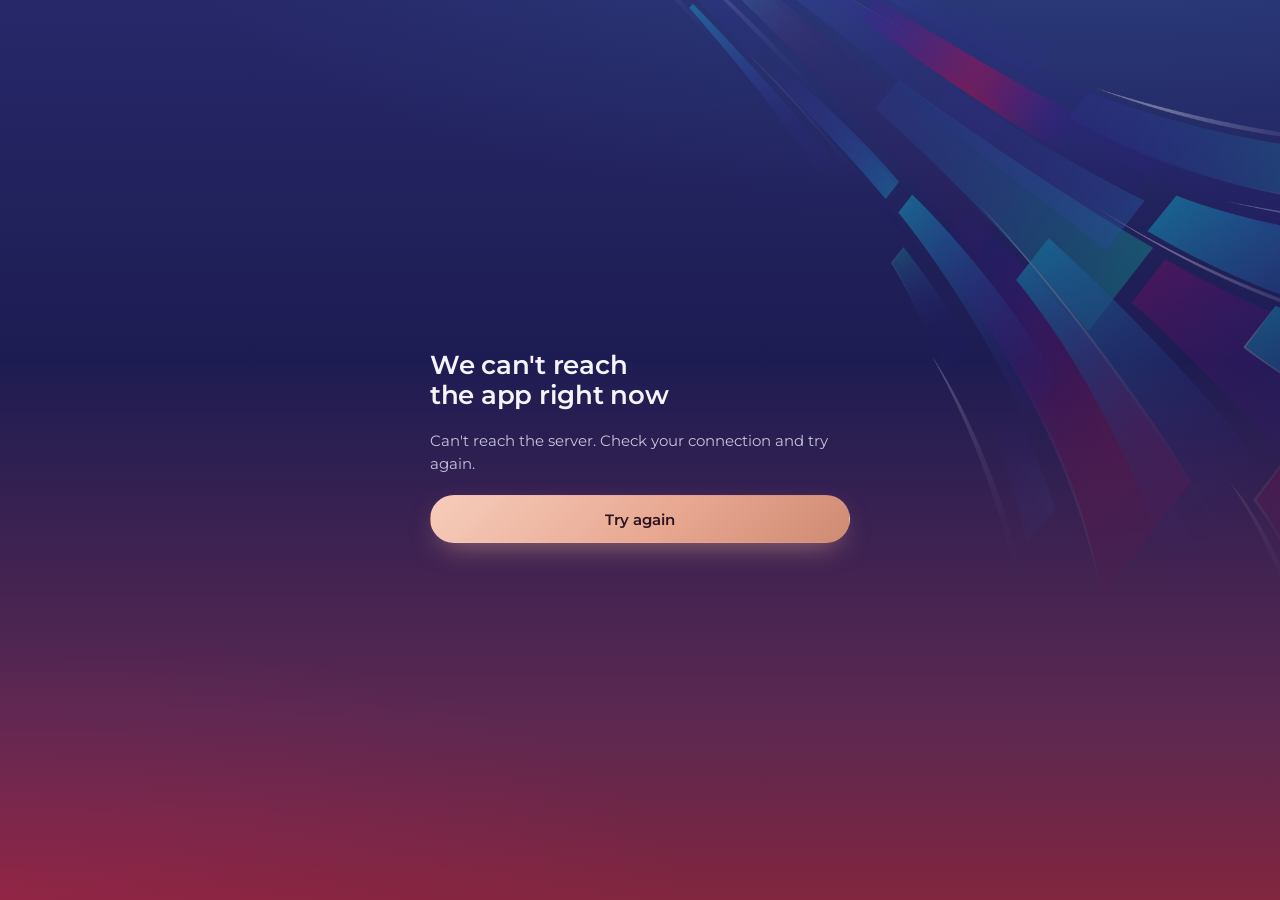
<file: index.html>
<!doctype html>
<html lang="en">
<head>
<meta charset="utf-8">
<meta name="viewport" content="width=device-width,initial-scale=1,viewport-fit=cover">
<meta name="theme-color" content="#27286a">
<meta name="robots" content="noindex">
<meta name="description" content="SME National Forum 2026: meet the people who can help your business move forward with AI.">
<title>Making AI work for SMEs · SME Constellation</title>
<link rel="manifest" href="manifest.webmanifest">
<link rel="icon" href="assets/img/mark.svg" type="image/svg+xml">
<link rel="apple-touch-icon" href="assets/img/apple-touch-icon.png">
<meta name="apple-mobile-web-app-capable" content="yes">
<meta name="mobile-web-app-capable" content="yes">
<meta name="apple-mobile-web-app-status-bar-style" content="black-translucent">
<meta name="apple-mobile-web-app-title" content="SME Forum">
<link rel="preconnect" href="https://fonts.googleapis.com">
<link rel="preconnect" href="https://fonts.gstatic.com" crossorigin>
<link rel="stylesheet" href="https://fonts.googleapis.com/css2?family=IBM+Plex+Mono:wght@500&family=Instrument+Serif:ital@0;1&family=Montserrat:wght@300;400;500;600;700&display=swap">
<link rel="stylesheet" href="assets/v2/app.css?v=30">
</head>
<body>
<img class="swash" src="assets/img/swash.webp" alt="" aria-hidden="true">
<div id="boot" aria-hidden="true"><img class="boot-mark" src="assets/img/mark.svg" alt="" style="border-radius:22%"></div>
<div id="root"></div>
<div id="toasts" aria-live="polite"></div>
<noscript><p style="padding:40px 24px;font-family:sans-serif;color:#fff">This app needs JavaScript. Please switch it on in your browser and reload the page.</p></noscript>
<script src="assets/match.js?v=30" defer></script>
<script src="assets/v2/core.js?v=30" defer></script>
<script src="assets/v2/flow.js?v=30" defer></script>
<script src="assets/v2/app.js?v=30" defer></script>
</body>
</html>
</file>
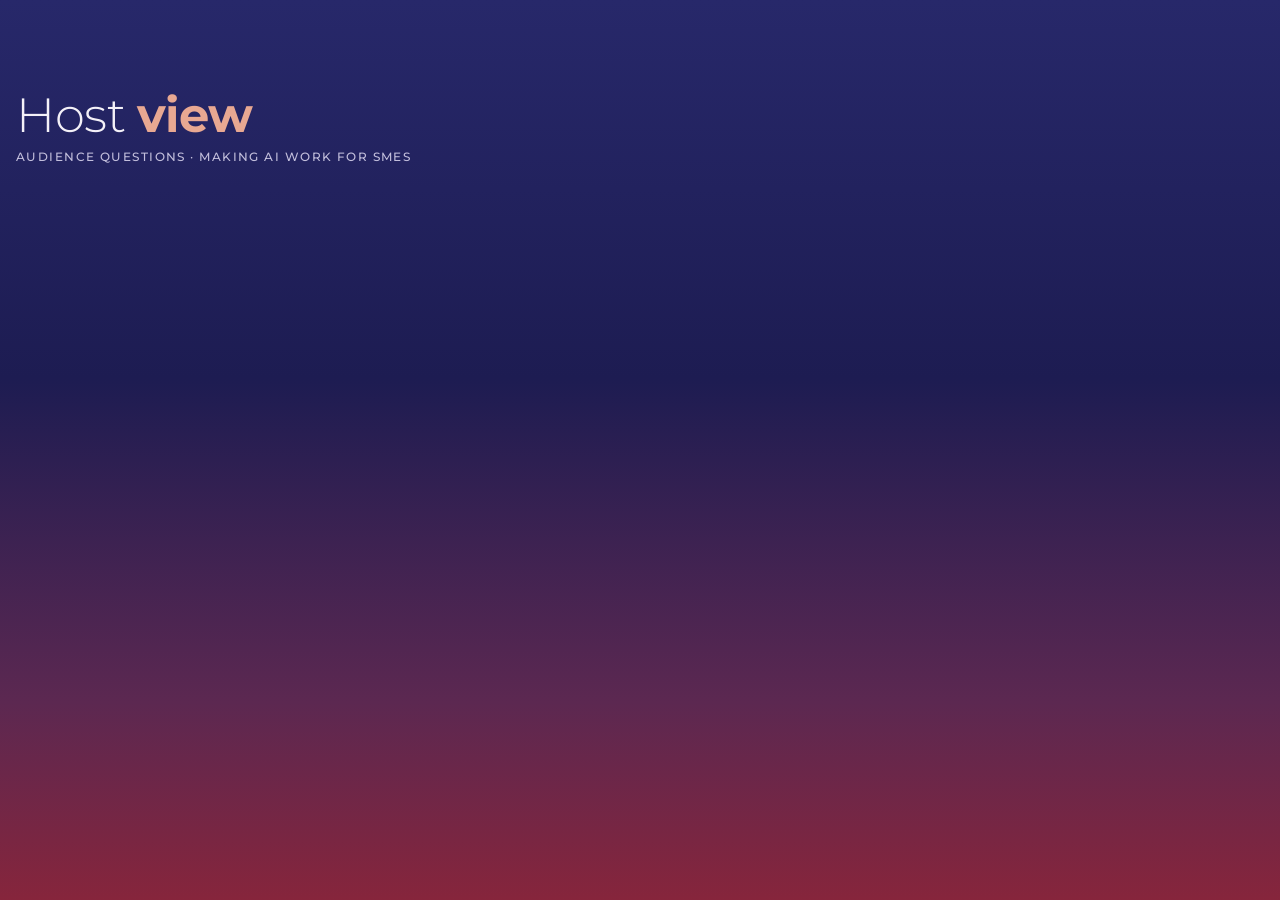
<file: host.html>
<!doctype html>
<html lang="en">
<head>
<meta charset="utf-8">
<meta name="viewport" content="width=device-width,initial-scale=1,viewport-fit=cover">
<meta name="theme-color" content="#27286a">
<meta name="robots" content="noindex">
<title>Host view · SME Constellation</title>
<link rel="preconnect" href="https://fonts.googleapis.com">
<link rel="preconnect" href="https://fonts.gstatic.com" crossorigin>
<link rel="stylesheet" href="https://fonts.googleapis.com/css2?family=Montserrat:wght@300;400;500;600;700&display=swap">
<link rel="stylesheet" href="assets/app.css?v=5">
</head>
<body data-page="host" class="host-page">
<div class="wrap">
  <header class="top">
    <div class="brand">
      <h1>Host <em>view</em></h1>
      <p>Audience questions · Making AI work for SMEs</p>
    </div>
  </header>

  <form id="hostForm" class="panel login" hidden>
    <label class="lbl" for="hostKey">Organiser password</label>
    <div class="row"><input type="password" id="hostKey" autocomplete="off" style="flex:1;min-width:0"><button class="btn primary" type="submit">Unlock</button></div>
    <span class="note warn" id="hostMsg" aria-live="polite"></span>
  </form>

  <div id="hostMain" hidden class="stack">
    <nav class="tabs" id="hostTabs" aria-label="Sessions"></nav>
    <h2 class="section-h" id="hostTitle"></h2>
    <div class="row"><button class="btn primary" id="btnGroup" type="button" hidden>Group similar questions with AI</button><button class="btn ghost" id="btnLock" type="button">Lock</button></div>
    <div class="insight panel" id="hostSummary" aria-live="polite"></div>
    <div class="qlist" id="hostList"></div>
  </div>
</div>
<script src="assets/match.js?v=30"></script>
<script src="assets/app.js?v=30"></script>
</body>
</html>
</file>
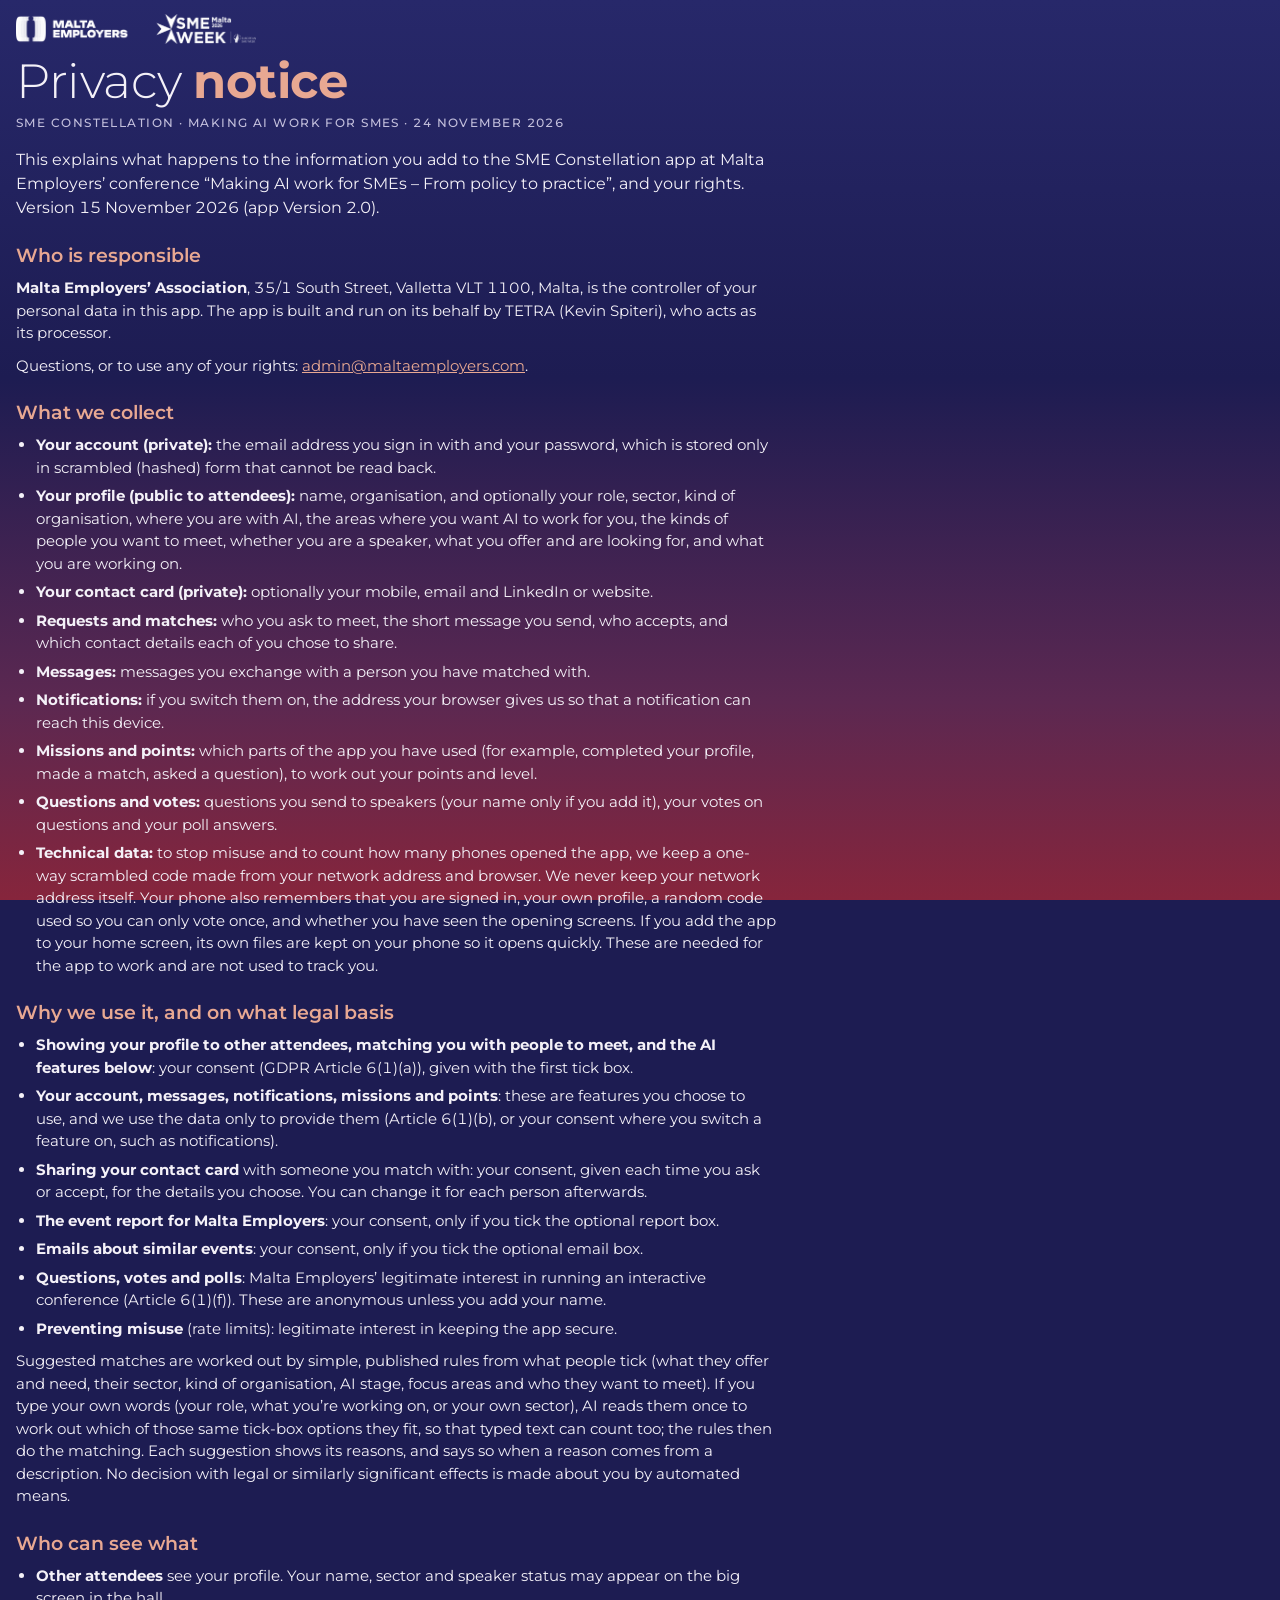
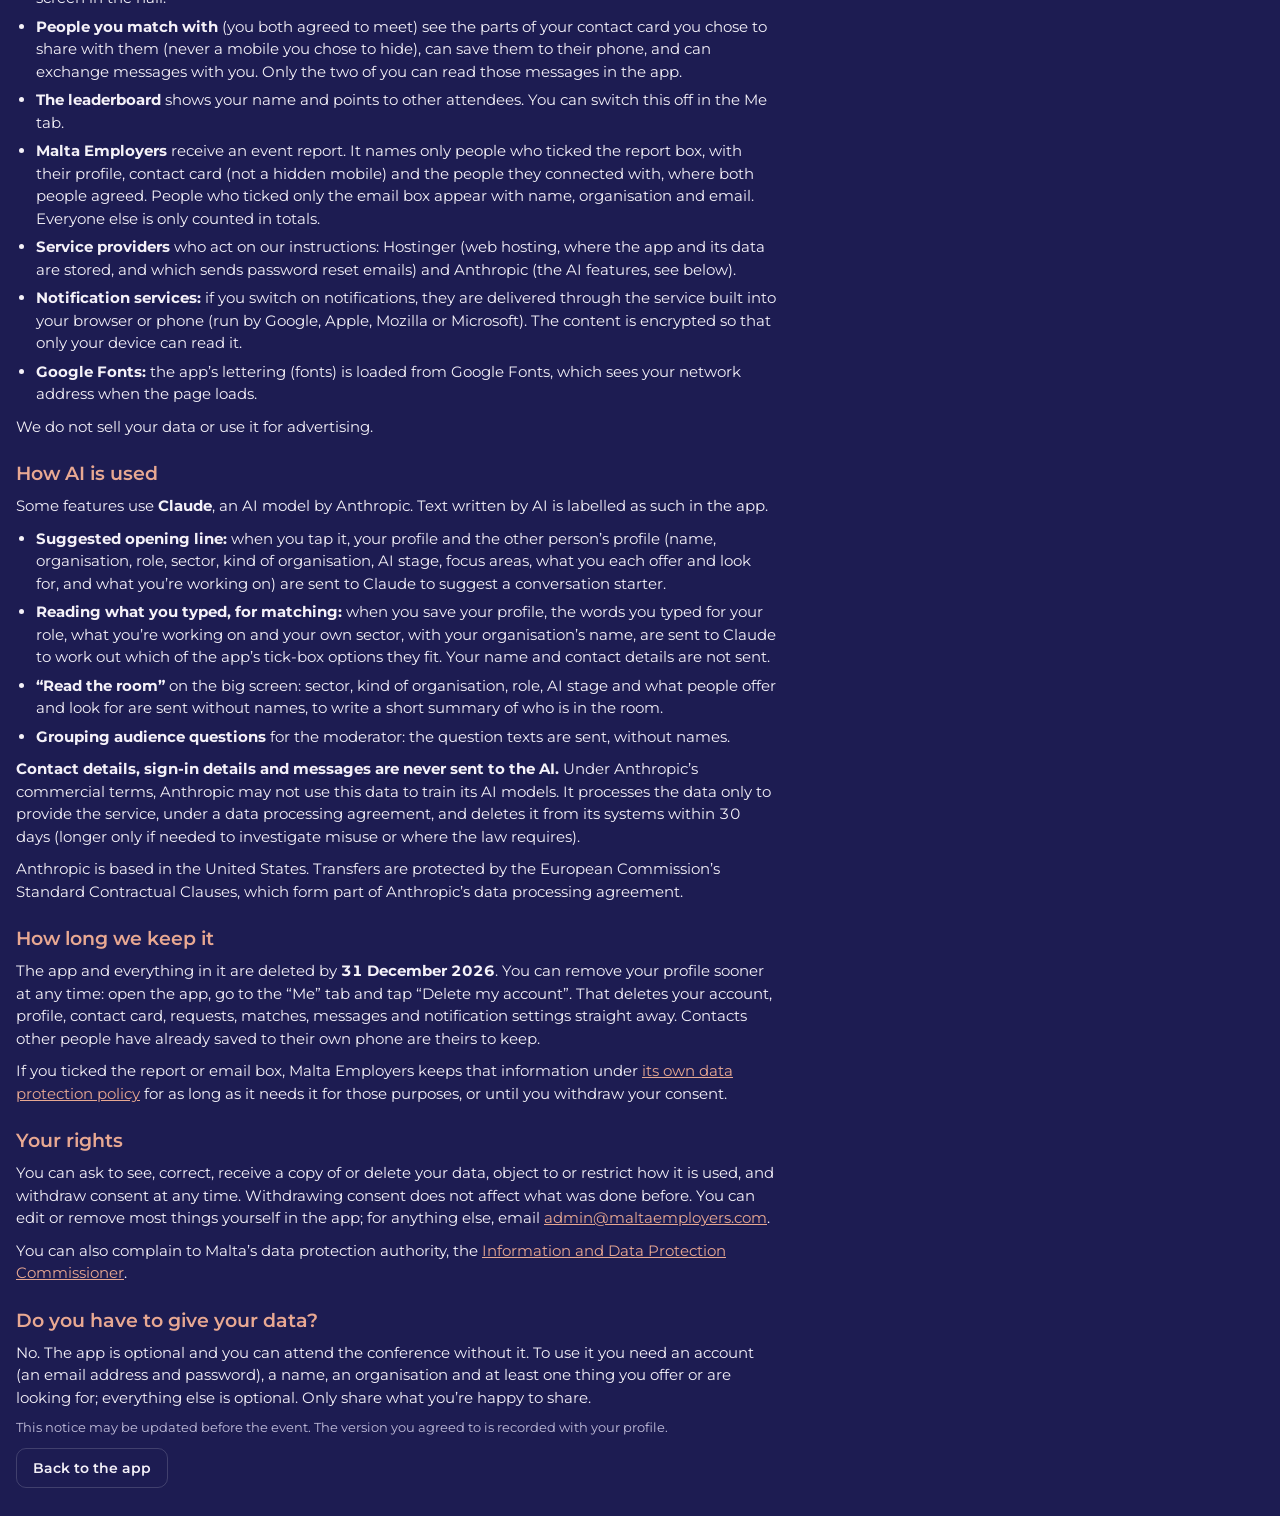
<file: privacy.html>
<!doctype html>
<html lang="en">
<head>
<meta charset="utf-8">
<meta name="viewport" content="width=device-width,initial-scale=1,viewport-fit=cover">
<meta name="theme-color" content="#27286a">
<meta name="robots" content="noindex">
<title>Privacy notice · SME Constellation</title>
<link rel="preconnect" href="https://fonts.googleapis.com">
<link rel="preconnect" href="https://fonts.gstatic.com" crossorigin>
<link rel="stylesheet" href="https://fonts.googleapis.com/css2?family=Montserrat:wght@300;400;500;600;700&display=swap">
<link rel="stylesheet" href="assets/app.css?v=5">
</head>
<body class="privacy-page">
<!-- Privacy notice (GDPR Art. 13, EU AI Act Art. 50). Approved for use by the organiser on 16 Nov 2026. Keep in step with the PRIVACY section of event.php. -->
<div class="wrap">
  <header class="top">
    <img class="brand-logos" src="assets/img/brand-logos.png" alt="Malta Employers · SME Week Malta 2026" width="1000" height="125">
    <div class="brand">
      <h1>Privacy <em>notice</em></h1>
      <p>SME Constellation · Making AI work for SMEs · 24 November 2026</p>
    </div>
  </header>

  <article class="notice">
    <p class="lead">This explains what happens to the information you add to the SME Constellation app at Malta Employers’ conference “Making AI work for SMEs – From policy to practice”, and your rights. Version 15 November 2026 (app Version 2.0).</p>

    <h2>Who is responsible</h2>
    <p><b>Malta Employers’ Association</b>, 35/1 South Street, Valletta VLT 1100, Malta, is the controller of your personal data in this app.
      The app is built and run on its behalf by TETRA (Kevin Spiteri), who acts as its processor.</p>
    <p>Questions, or to use any of your rights: <a href="mailto:admin@maltaemployers.com">admin@maltaemployers.com</a>.</p>

    <h2>What we collect</h2>
    <ul>
      <li><b>Your account (private):</b> the email address you sign in with and your password, which is stored only in scrambled (hashed) form that cannot be read back.</li>
      <li><b>Your profile (public to attendees):</b> name, organisation, and optionally your role, sector, kind of organisation, where you are with AI, the areas where you want AI to work for you, the kinds of people you want to meet, whether you are a speaker, what you offer and are looking for, and what you are working on.</li>
      <li><b>Your contact card (private):</b> optionally your mobile, email and LinkedIn or website.</li>
      <li><b>Requests and matches:</b> who you ask to meet, the short message you send, who accepts, and which contact details each of you chose to share.</li>
      <li><b>Messages:</b> messages you exchange with a person you have matched with.</li>
      <li><b>Notifications:</b> if you switch them on, the address your browser gives us so that a notification can reach this device.</li>
      <li><b>Missions and points:</b> which parts of the app you have used (for example, completed your profile, made a match, asked a question), to work out your points and level.</li>
      <li><b>Questions and votes:</b> questions you send to speakers (your name only if you add it), your votes on questions and your poll answers.</li>
      <li><b>Technical data:</b> to stop misuse and to count how many phones opened the app, we keep a one-way scrambled code made from your network address and browser. We never keep your network address itself. Your phone also remembers that you are signed in, your own profile, a random code used so you can only vote once, and whether you have seen the opening screens. If you add the app to your home screen, its own files are kept on your phone so it opens quickly. These are needed for the app to work and are not used to track you.</li>
    </ul>

    <h2>Why we use it, and on what legal basis</h2>
    <ul>
      <li><b>Showing your profile to other attendees, matching you with people to meet, and the AI features below</b>: your consent (GDPR Article 6(1)(a)), given with the first tick box.</li>
      <li><b>Your account, messages, notifications, missions and points</b>: these are features you choose to use, and we use the data only to provide them (Article 6(1)(b), or your consent where you switch a feature on, such as notifications).</li>
      <li><b>Sharing your contact card</b> with someone you match with: your consent, given each time you ask or accept, for the details you choose. You can change it for each person afterwards.</li>
      <li><b>The event report for Malta Employers</b>: your consent, only if you tick the optional report box.</li>
      <li><b>Emails about similar events</b>: your consent, only if you tick the optional email box.</li>
      <li><b>Questions, votes and polls</b>: Malta Employers’ legitimate interest in running an interactive conference (Article 6(1)(f)). These are anonymous unless you add your name.</li>
      <li><b>Preventing misuse</b> (rate limits): legitimate interest in keeping the app secure.</li>
    </ul>
    <p>Suggested matches are worked out by simple, published rules from what people tick (what they offer and need, their sector, kind of organisation, AI stage, focus areas and who they want to meet). If you type your own words (your role, what you’re working on, or your own sector), AI reads them once to work out which of those same tick-box options they fit, so that typed text can count too; the rules then do the matching. Each suggestion shows its reasons, and says so when a reason comes from a description. No decision with legal or similarly significant effects is made about you by automated means.</p>

    <h2>Who can see what</h2>
    <ul>
      <li><b>Other attendees</b> see your profile. Your name, sector and speaker status may appear on the big screen in the hall.</li>
      <li><b>People you match with</b> (you both agreed to meet) see the parts of your contact card you chose to share with them (never a mobile you chose to hide), can save them to their phone, and can exchange messages with you. Only the two of you can read those messages in the app.</li>
      <li><b>The leaderboard</b> shows your name and points to other attendees. You can switch this off in the Me tab.</li>
      <li><b>Malta Employers</b> receive an event report. It names only people who ticked the report box, with their profile, contact card (not a hidden mobile) and the people they connected with, where both people agreed. People who ticked only the email box appear with name, organisation and email. Everyone else is only counted in totals.</li>
      <li><b>Service providers</b> who act on our instructions: Hostinger (web hosting, where the app and its data are stored, and which sends password reset emails) and Anthropic (the AI features, see below).</li>
      <li><b>Notification services:</b> if you switch on notifications, they are delivered through the service built into your browser or phone (run by Google, Apple, Mozilla or Microsoft). The content is encrypted so that only your device can read it.</li>
      <li><b>Google Fonts:</b> the app’s lettering (fonts) is loaded from Google Fonts, which sees your network address when the page loads.</li>
    </ul>
    <p>We do not sell your data or use it for advertising.</p>

    <h2>How AI is used</h2>
    <p>Some features use <b>Claude</b>, an AI model by Anthropic. Text written by AI is labelled as such in the app.</p>
    <ul>
      <li><b>Suggested opening line:</b> when you tap it, your profile and the other person’s profile (name, organisation, role, sector, kind of organisation, AI stage, focus areas, what you each offer and look for, and what you’re working on) are sent to Claude to suggest a conversation starter.</li>
      <li><b>Reading what you typed, for matching:</b> when you save your profile, the words you typed for your role, what you’re working on and your own sector, with your organisation’s name, are sent to Claude to work out which of the app’s tick-box options they fit. Your name and contact details are not sent.</li>
      <li><b>“Read the room”</b> on the big screen: sector, kind of organisation, role, AI stage and what people offer and look for are sent without names, to write a short summary of who is in the room.</li>
      <li><b>Grouping audience questions</b> for the moderator: the question texts are sent, without names.</li>
    </ul>
    <p><b>Contact details, sign-in details and messages are never sent to the AI.</b> Under Anthropic’s commercial terms, Anthropic may not use this data to train its AI models. It processes the data only to provide the service, under a data processing agreement, and deletes it from its systems within 30 days (longer only if needed to investigate misuse or where the law requires).</p>
    <p>Anthropic is based in the United States. Transfers are protected by the European Commission’s Standard Contractual Clauses, which form part of Anthropic’s data processing agreement.</p>

    <h2>How long we keep it</h2>
    <p>The app and everything in it are deleted by <b>31 December 2026</b>. You can remove your profile sooner at any time: open the app, go to the “Me” tab and tap “Delete my account”. That deletes your account, profile, contact card, requests, matches, messages and notification settings straight away. Contacts other people have already saved to their own phone are theirs to keep.</p>
    <p>If you ticked the report or email box, Malta Employers keeps that information under <a href="https://maltaemployers.com/data-protection-policy/" target="_blank" rel="noopener">its own data protection policy</a> for as long as it needs it for those purposes, or until you withdraw your consent.</p>

    <h2>Your rights</h2>
    <p>You can ask to see, correct, receive a copy of or delete your data, object to or restrict how it is used, and withdraw consent at any time. Withdrawing consent does not affect what was done before. You can edit or remove most things yourself in the app; for anything else, email <a href="mailto:admin@maltaemployers.com">admin@maltaemployers.com</a>.</p>
    <p>You can also complain to Malta’s data protection authority, the <a href="https://idpc.org.mt" target="_blank" rel="noopener">Information and Data Protection Commissioner</a>.</p>

    <h2>Do you have to give your data?</h2>
    <p>No. The app is optional and you can attend the conference without it. To use it you need an account (an email address and password), a name, an organisation and at least one thing you offer or are looking for; everything else is optional. Only share what you’re happy to share.</p>

    <p class="note">This notice may be updated before the event. The version you agreed to is recorded with your profile.</p>
    <p><a class="btn ghost" href="./">Back to the app</a></p>
  </article>
</div>
</body>
</html>
</file>
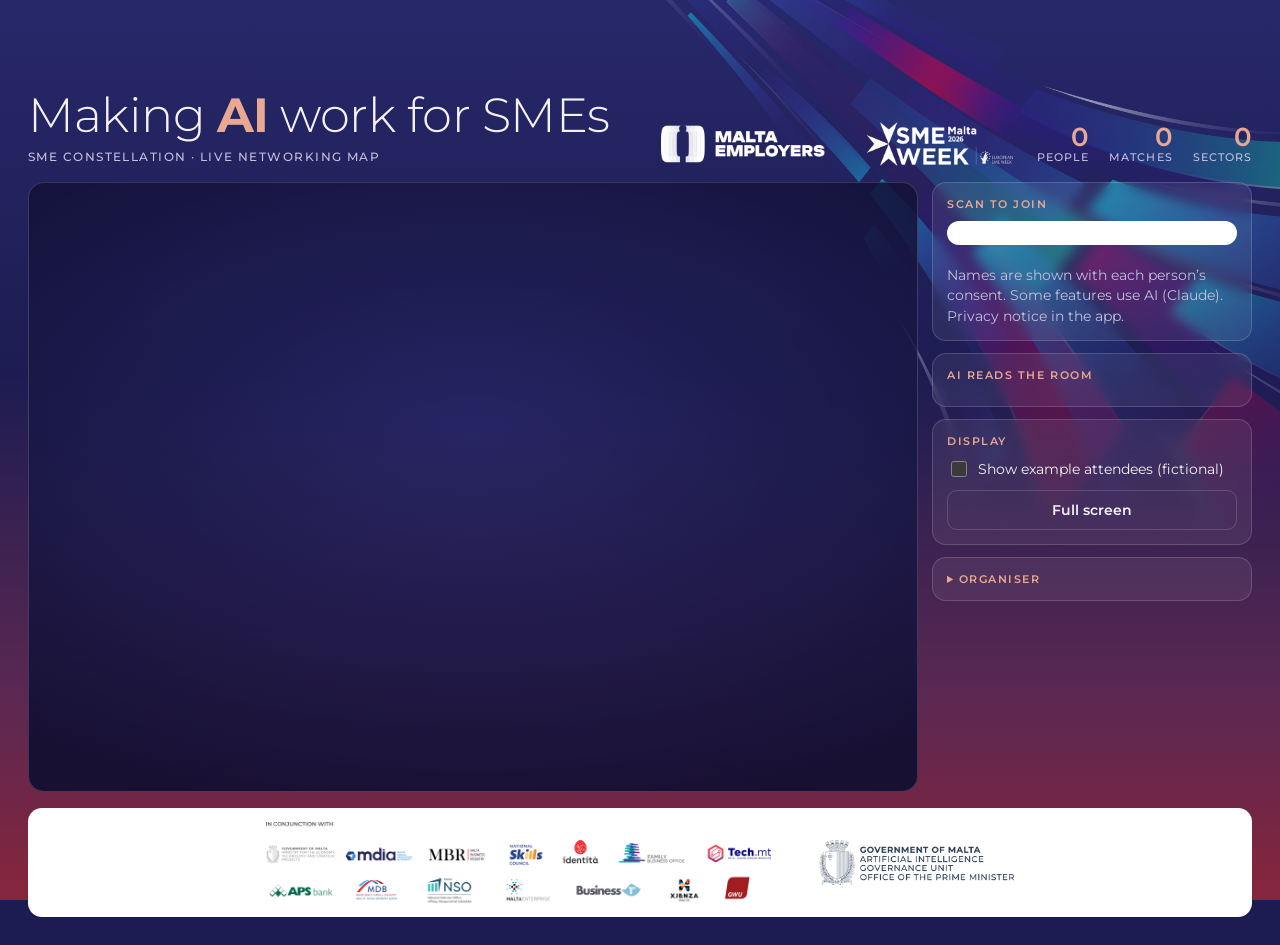
<file: screen.html>
<!doctype html>
<html lang="en">
<head>
<meta charset="utf-8">
<meta name="viewport" content="width=device-width,initial-scale=1">
<meta name="robots" content="noindex">
<title>Big screen · SME Constellation</title>
<link rel="preconnect" href="https://fonts.googleapis.com">
<link rel="preconnect" href="https://fonts.gstatic.com" crossorigin>
<link rel="stylesheet" href="https://fonts.googleapis.com/css2?family=Montserrat:wght@300;400;500;600;700&display=swap">
<link rel="stylesheet" href="assets/app.css?v=5">
</head>
<body data-page="screen" class="screen">
<img class="swash" src="assets/img/swash.webp" alt="" aria-hidden="true">
<div class="wrap">
  <header class="top">
    <div class="brand">
      <h1>Making <em>AI</em> work for SMEs</h1>
      <p>SME Constellation · live networking map</p>
    </div>
    <img class="brand-logos" src="assets/img/brand-logos.png" alt="Malta Employers · SME Week Malta 2026" width="1000" height="125">
    <p class="counts-empty" id="cEmpty" hidden>Scan the code to be the first on the map</p>
    <div class="counts" id="counts" aria-live="polite">
      <div><b id="cPeople">0</b><span>people</span></div>
      <div><b id="cLinks">0</b><span>matches</span></div>
      <div><b id="cSectors">0</b><span>sectors</span></div>
    </div>
  </header>

  <section class="grid">
    <div class="sky" id="sky">
      <canvas aria-label="Live network map of attendees"></canvas>
      <div class="empty" hidden><strong>Scan the code to become the first star</strong><span>Lines appear between people who can help each other.</span></div>
      <div class="legend"></div>
    </div>
    <aside class="side">
      <div class="panel">
        <span class="eyebrow">Scan to join</span>
        <div class="qr" id="qr"></div>
        <span class="joinurl" id="joinUrl"></span>
        <p class="privacy-note">Names are shown with each person’s consent. Some features use AI (Claude). Privacy notice in the app.</p>
      </div>
      <div class="panel">
        <span class="eyebrow">AI reads the room</span>
        <button class="btn primary" id="btnInsight" type="button" hidden>Read the room</button>
        <p id="aiOff" hidden>AI is switched off. Open “Organiser” below, unlock it and save your Claude API key.</p>
        <div class="insight" id="insight" aria-live="polite"></div>
      </div>
      <div class="panel">
        <span class="eyebrow">Display</span>
        <label class="toggle"><input type="checkbox" id="exToggle"> Show example attendees (fictional)</label>
        <button class="btn ghost" id="btnFull" type="button">Full screen</button>
      </div>
      <details class="panel">
        <summary class="eyebrow" style="cursor:pointer">Organiser</summary>
        <form id="adminForm" class="row" style="margin-top:8px"><div id="adminLogin" class="row" style="width:100%">
          <input type="password" id="adminKey" placeholder="Organiser password" autocomplete="off" style="flex:1;min-width:0">
          <button class="btn ghost" type="submit">Unlock</button></div></form>
        <details id="resetBox" style="margin-top:8px">
          <summary class="note" style="cursor:pointer">Forgotten the password?</summary>
          <form id="resetForm" class="stack tight" style="margin-top:8px">
            <input type="text" id="resetCode" placeholder="One-time reset code" autocomplete="off" autocapitalize="characters">
            <input type="password" id="resetPw" placeholder="New organiser password (10 characters or more)" autocomplete="new-password">
            <input type="password" id="resetPw2" placeholder="New password again" autocomplete="new-password">
            <div class="row"><button class="btn ghost small" type="submit">Set new password</button><span class="note" id="resetState"></span></div>
          </form>
        </details>
        <div id="adminTools" hidden class="stack">
          <form id="keyForm" class="stack tight">
            <label class="lbl" for="apiKey">Claude API key (for the AI features)</label>
            <div class="row"><input type="password" id="apiKey" placeholder="sk-ant-…" autocomplete="off" style="flex:1;min-width:0"><button class="btn ghost" type="submit">Save key</button></div>
            <span class="note" id="keyState"></span>
          </form>
          <form id="mailForm" class="stack tight">
            <span class="lbl">Email (for "forgot password" emails)</span>
            <span class="note" id="mailState"></span>
            <input type="email" id="mailUser" placeholder="Mailbox to send from, e.g. info@tetra.com.mt" autocomplete="off">
            <input type="password" id="mailPass" placeholder="That mailbox's password" autocomplete="new-password">
            <div class="row"><input type="text" id="mailHost" placeholder="Outgoing server" value="smtp.titan.email" autocomplete="off" style="flex:1;min-width:0"><input type="text" id="mailPort" value="465" inputmode="numeric" style="width:70px" aria-label="Port"></div>
            <div class="row"><button class="btn ghost small" type="submit">Save email settings</button></div>
            <div class="row"><input type="email" id="mailTo" placeholder="Send a test email to…" autocomplete="off" style="flex:1;min-width:0"><button class="btn ghost small" type="button" id="btnMailTest">Send test</button></div>
            <span class="note" id="mailTestState"></span>
            <div class="row"><button class="btn ghost small" type="button" id="btnMailLog">Show recent emails</button></div>
            <div id="mailLog" class="stack tight note"></div>
          </form>
          <a class="btn ghost" href="host.html" target="_blank" rel="noopener">Open the host view (audience questions)</a>
          <div class="stack tight" id="reportBox">
            <span class="lbl">Event report for Malta Employers</span>
            <div class="stats" id="statsBox"></div>
            <div class="row"><button class="btn ghost small" id="btnStats" type="button">Refresh numbers</button><button class="btn ghost small" id="btnExport" type="button">People (CSV)</button><button class="btn ghost small" id="btnExportLinks" type="button">Connections (CSV)</button></div>
            <span class="note">Contact details and who connected with whom are only included for people who ticked the optional report box.</span>
          </div>
          <button class="btn ghost" id="btnRollback" type="button">Going back to Version 1? Copy profiles across</button>
          <div class="confirm" id="rollbackConfirm" hidden>
            <span class="note warn">Only needed if you are rolling back to Version 1 after people joined on Version 2. It copies profiles, requests, questions and poll votes into the Version 1 folder (the current Version 1 files are kept as dated copies). Messages and accounts are not copied: Version 1 has no place for them.</span>
            <div class="row"><button class="btn danger" id="btnRollbackYes" type="button">Copy to Version 1</button><button class="btn ghost" id="btnRollbackNo" type="button">Cancel</button></div>
          </div>
          <span class="note" id="appVersion"></span>
          <button class="btn danger" id="btnClear" type="button">Clear all profiles</button>
          <div class="confirm" id="clearConfirm" hidden>
            <span class="note warn">This permanently deletes every saved profile, connection and app-visit count.</span>
            <div class="row"><button class="btn danger" id="btnClearYes" type="button">Delete all</button><button class="btn ghost" id="btnClearNo" type="button">Cancel</button></div>
          </div>
          <button class="btn danger" id="btnQClear" type="button">Clear all questions</button>
          <div class="confirm" id="qClearConfirm" hidden>
            <span class="note warn">This permanently deletes every audience question.</span>
            <div class="row"><button class="btn danger" id="btnQClearYes" type="button">Delete all</button><button class="btn ghost" id="btnQClearNo" type="button">Cancel</button></div>
          </div>
        </div>
        <span class="note" id="adminMsg"></span>
      </details>
    </aside>
  </section>

  <footer class="partners" aria-label="In conjunction with">
    <img src="assets/img/partners.png" alt="In conjunction with the Ministry for the Economy, Technology and Strategic Projects, MDIA, MBR, National Skills Council, Identità, Family Business Office, Tech.mt, APS Bank, MDB, NSO, Malta Enterprise, Business First, Xjenza Malta and GWU" width="2200" height="353">
    <img src="assets/img/partner-aigov.png" alt="Government of Malta, Artificial Intelligence Governance Unit" width="600" height="139">
  </footer>
</div>
<script src="assets/qrcode.js"></script>
<script src="assets/match.js?v=30"></script>
<script src="assets/app.js?v=30"></script>
</body>
</html>
</file>
<file: assets/v2/app.css>
/* SME Constellation 2.0 – attendee app.
   Branding kept from Version 1 / the SME Week 2026 artwork: navy to crimson gradient, cyan and magenta swash,
   rose-gold "AI", Montserrat. Added: an editorial serif for big statements and a mono for small labels.
   Single dark theme by design: it matches the stage branding and the projector. */
:root{
  color-scheme:dark;
  --navy:#27286a; --navy-2:#1d1c52; --ink:#131238; --plum:#5c2851; --crimson:#a3232d;
  --rose:#e8a892; --rose-2:#f6cdbb; --rose-deep:#cf8a73; --rose-ink:#2b1320;
  --cyan:#3db4dd; --magenta:#e3266b; --gold:#ffd98c;
  --text:#f6f3fa; --dim:#c6c2de; --faint:rgba(246,243,250,.56);
  --glass:rgba(255,255,255,.065); --glass-2:rgba(255,255,255,.11); --glass-3:rgba(255,255,255,.17); --line:rgba(255,255,255,.14);
  --ok:#7fe0c4; --warn:#f6b48a; --bad:#ffb3c1;
  --ease:cubic-bezier(.625,.05,0,1); --out:cubic-bezier(.16,1,.3,1);
  --f:"Montserrat",ui-sans-serif,system-ui,-apple-system,"Segoe UI",sans-serif;
  --serif:"Instrument Serif","Iowan Old Style","Palatino Linotype",Georgia,serif;
  --mono:"IBM Plex Mono",ui-monospace,"SF Mono",Menlo,Consolas,monospace;
  --r:22px; --r-s:14px; --dock:68px; --col:680px;
  --sat:env(safe-area-inset-top,0px); --sab:env(safe-area-inset-bottom,0px);
}
*{box-sizing:border-box;-webkit-tap-highlight-color:transparent}
html{height:100%;-webkit-text-size-adjust:100%}
body{margin:0;min-height:100%;color:var(--text);font:400 15px/1.5 var(--f);background:var(--ink);overflow-x:hidden;font-variant-numeric:tabular-nums;overscroll-behavior-y:none}
body::before{content:"";position:fixed;inset:0;z-index:-2;pointer-events:none;background:
  radial-gradient(120% 60% at 85% -10%,rgba(61,180,221,.16),transparent 60%),
  radial-gradient(90% 50% at 0% 100%,rgba(227,38,107,.16),transparent 60%),
  linear-gradient(180deg,var(--navy) 0%,var(--navy-2) 40%,var(--plum) 80%,var(--crimson) 118%)}
.swash{position:fixed;top:-8vh;right:-16vw;width:min(72vw,880px);opacity:.34;pointer-events:none;z-index:-1;user-select:none;
  -webkit-mask-image:linear-gradient(180deg,#000 40%,transparent 90%);mask-image:linear-gradient(180deg,#000 40%,transparent 90%)}
@media (max-width:640px){.swash{opacity:.26;width:96vw;right:-34vw}}
[hidden]{display:none!important}
h1,h2,h3,p{margin:0}
h1,h2,h3{text-wrap:balance;letter-spacing:-.01em}
button{font:inherit;color:inherit;cursor:pointer;border:0;background:none;padding:0;touch-action:manipulation}
a{color:var(--rose-2)}
:focus-visible{outline:2px solid var(--rose-2);outline-offset:2px;border-radius:8px}
.sr{position:absolute;width:1px;height:1px;overflow:hidden;clip:rect(0 0 0 0);white-space:nowrap}

/* ---------- type ---------- */
.eyebrow{font:500 11px/1.2 var(--mono);letter-spacing:.16em;text-transform:uppercase;color:var(--rose)}
.serif{font-family:var(--serif);font-weight:400;letter-spacing:-.015em;line-height:1.04}
.serif em{font-style:italic;color:var(--rose-2)}
.h1{font:600 26px/1.15 var(--f)}
.h2{font:600 19px/1.2 var(--f)}
.h3{font:600 15px/1.3 var(--f)}
.dim{color:var(--dim)} .faint{color:var(--faint)} .small{font-size:13px} .tiny{font-size:12px}
.ai-word{color:var(--rose);font-weight:700}
.note{font-size:13px;color:var(--dim)} .note.warn{color:var(--warn)} .note.ok{color:var(--ok)}

/* ---------- building blocks ---------- */
.stack{display:flex;flex-direction:column;gap:14px} .stack.tight{gap:8px} .stack.loose{gap:22px}
.row{display:flex;align-items:center;gap:10px;flex-wrap:wrap} .row.nowrap{flex-wrap:nowrap} .row.between{justify-content:space-between}
.grow{flex:1;min-width:0}
.card{background:var(--glass);border:1px solid var(--line);border-radius:var(--r);padding:18px;backdrop-filter:blur(14px);-webkit-backdrop-filter:blur(14px)}
.card.lift{background:linear-gradient(160deg,rgba(255,255,255,.13),rgba(255,255,255,.05));box-shadow:0 18px 50px -24px rgba(0,0,0,.7)}
.card.glow{border-color:rgba(232,168,146,.5);box-shadow:0 0 0 1px rgba(232,168,146,.18),0 18px 60px -26px rgba(232,168,146,.5)}
.btn{display:inline-flex;align-items:center;justify-content:center;gap:8px;min-height:48px;padding:0 22px;border-radius:60px;font:600 15px/1 var(--f);
  background:var(--glass-2);border:1px solid var(--line);color:var(--text);transition:transform .3s var(--out),background .3s,opacity .3s,box-shadow .3s;white-space:nowrap}
.btn:active{transform:scale(.97)}
.btn.primary{background:linear-gradient(135deg,var(--rose-2),var(--rose) 55%,var(--rose-deep));color:var(--rose-ink);border-color:transparent;box-shadow:0 10px 30px -12px rgba(232,168,146,.75)}
.btn.dark{background:#262424;color:#fcfcfc;border-color:rgba(255,255,255,.08)}
.btn.ghost{background:transparent}
.btn.danger{background:rgba(227,38,107,.16);border-color:rgba(227,38,107,.5);color:#ffd0dc}
.btn.small{min-height:38px;padding:0 16px;font-size:13.5px}
.btn.block{width:100%}
.btn[disabled]{opacity:.5;pointer-events:none}
.btn svg{width:18px;height:18px;flex:none}
.linkbtn{color:var(--rose-2);font-weight:600;text-decoration:underline;text-underline-offset:3px;text-decoration-color:rgba(246,205,187,.4)}
.iconbtn{width:44px;height:44px;border-radius:50%;display:grid;place-items:center;background:var(--glass-2);border:1px solid var(--line);position:relative;flex:none;transition:transform .3s var(--out)}
.iconbtn:active{transform:scale(.94)} .iconbtn svg{width:20px;height:20px}
.pip{position:absolute;top:-3px;right:-3px;min-width:19px;height:19px;padding:0 5px;border-radius:10px;background:var(--magenta);color:#fff;font:700 11px/19px var(--f);text-align:center;box-shadow:0 0 0 2px var(--navy-2)}
.pip.inline{position:static;display:inline-block;box-shadow:none}

.field{display:flex;flex-direction:column;gap:6px}
.lbl{font:600 13px/1.3 var(--f);color:var(--dim)} .lbl .opt{font-weight:400;color:var(--faint)}
input[type=text],input[type=email],input[type=password],input[type=tel],input[type=url],input[type=search],textarea,select{
  width:100%;min-height:50px;padding:12px 16px;border-radius:var(--r-s);border:1px solid var(--line);background:rgba(10,9,40,.42);color:var(--text);
  font:500 16px/1.4 var(--f);transition:border-color .3s,box-shadow .3s,background .3s;appearance:none;-webkit-appearance:none}
textarea{min-height:92px;resize:vertical}
select{background-image:url("data:image/svg+xml,%3Csvg xmlns='http://www.w3.org/2000/svg' viewBox='0 0 24 24' fill='none' stroke='%23c6c2de' stroke-width='2' stroke-linecap='round'%3E%3Cpath d='m6 9 6 6 6-6'/%3E%3C/svg%3E");background-repeat:no-repeat;background-position:right 14px center;background-size:18px;padding-right:42px}
select option{background:#1d1c52;color:#fff}
input::placeholder,textarea::placeholder{color:rgba(198,194,222,.5)}
input:focus,textarea:focus,select:focus{outline:none;border-color:var(--rose);box-shadow:0 0 0 4px rgba(232,168,146,.16);background:rgba(10,9,40,.6)}
.pw{position:relative} .pw input{padding-right:64px} .pw button{position:absolute;right:8px;top:50%;transform:translateY(-50%);padding:8px 10px;font:600 12px var(--f);color:var(--rose-2)}
.check{display:flex;gap:12px;align-items:flex-start;font-size:13.5px;line-height:1.45;color:var(--dim);cursor:pointer}
.check input{appearance:none;-webkit-appearance:none;flex:none;width:24px;height:24px;margin:0;border-radius:8px;border:1.5px solid var(--line);background:rgba(10,9,40,.42);display:grid;place-items:center;transition:all .3s var(--out)}
.check input:checked{background:var(--rose);border-color:var(--rose)}
.check input:checked::after{content:"";width:11px;height:6px;border:2.5px solid var(--rose-ink);border-top:0;border-right:0;transform:rotate(-45deg) translate(1px,-1px)}
.switch{appearance:none;-webkit-appearance:none;width:48px;height:28px;border-radius:20px;background:rgba(255,255,255,.16);border:1px solid var(--line);position:relative;flex:none;cursor:pointer;transition:background .3s;margin:0}
.switch::after{content:"";position:absolute;top:2px;left:2px;width:22px;height:22px;border-radius:50%;background:#fff;transition:transform .35s var(--out)}
.switch:checked{background:var(--rose)} .switch:checked::after{transform:translateX(20px)}

.chips{display:flex;flex-wrap:wrap;gap:8px}
.chip{display:inline-flex;align-items:center;gap:8px;min-height:40px;padding:8px 14px;border-radius:40px;background:var(--glass);border:1px solid var(--line);font:500 13.5px/1.25 var(--f);color:var(--text);text-align:left;transition:all .3s var(--out)}
.chip i{width:9px;height:9px;border-radius:50%;flex:none}
.chip[aria-pressed=true]{background:linear-gradient(135deg,rgba(246,205,187,.95),rgba(232,168,146,.95));color:var(--rose-ink);border-color:transparent;font-weight:600;box-shadow:0 8px 22px -12px rgba(232,168,146,.9)}
.chip.cyan[aria-pressed=true]{background:linear-gradient(135deg,#9fe3fb,#3db4dd);color:#06283a;box-shadow:0 8px 22px -12px rgba(61,180,221,.9)}
.chip:active{transform:scale(.96)}
.opt-card{display:flex;align-items:center;gap:12px;width:100%;padding:14px 16px;border-radius:var(--r-s);background:var(--glass);border:1px solid var(--line);text-align:left;font:500 14.5px/1.3 var(--f);transition:all .3s var(--out)}
.opt-card .dot{width:22px;height:22px;border-radius:50%;border:1.5px solid var(--line);flex:none;display:grid;place-items:center}
.opt-card[aria-pressed=true]{border-color:var(--rose);background:rgba(232,168,146,.14)}
.opt-card[aria-pressed=true] .dot{background:var(--rose);border-color:var(--rose)}
.opt-card[aria-pressed=true] .dot::after{content:"";width:8px;height:8px;border-radius:50%;background:var(--rose-ink)}
.tag{display:inline-flex;align-items:center;gap:6px;padding:5px 11px;border-radius:30px;background:var(--glass-2);font:500 12px/1.3 var(--f);color:var(--dim)}
.tag.give{background:rgba(232,168,146,.16);color:var(--rose-2)} .tag.get{background:rgba(61,180,221,.16);color:#a9e4f8}
.tag.flag{font:500 10px/1 var(--mono);letter-spacing:.12em;text-transform:uppercase;padding:5px 8px;background:rgba(255,255,255,.14);color:#fff}
.tag.flag.spk{background:rgba(255,217,140,.18);color:var(--gold)} .tag.flag.live{background:var(--magenta);color:#fff}
.tags{display:flex;flex-wrap:wrap;gap:6px}

/* avatar and rings */
.avatar{--c:#b0acd0;--s:48px;width:var(--s);height:var(--s);border-radius:50%;display:grid;place-items:center;flex:none;font:700 calc(var(--s)*.36)/1 var(--f);color:#14133a;letter-spacing:.02em;
  background:radial-gradient(circle at 30% 25%,#fff 0%,var(--c) 55%,color-mix(in srgb,var(--c) 60%,#14133a) 110%);box-shadow:0 0 0 2px rgba(255,255,255,.14),0 0 22px -4px var(--c);position:relative}
.avatar.spk::after{content:"";position:absolute;inset:-5px;border-radius:50%;border:1.5px solid var(--gold);opacity:.8}
.ring{--p:0;--s:64px;--w:6px;--c:var(--rose);width:var(--s);height:var(--s);border-radius:50%;flex:none;display:grid;place-items:center;position:relative;
  background:conic-gradient(var(--c) calc(var(--p)*1%),rgba(255,255,255,.12) 0);transition:--p .9s var(--out)}
.ring::before{content:"";position:absolute;inset:var(--w);border-radius:50%;background:#221f5a}
.ring>*{position:relative}
.ring b{font:700 calc(var(--s)*.27)/1 var(--f)} .ring small{display:block;font:500 9px/1 var(--mono);letter-spacing:.1em;color:var(--dim);margin-top:2px;text-align:center}
@property --p{syntax:"<number>";inherits:true;initial-value:0}
.bar{height:8px;border-radius:8px;background:rgba(255,255,255,.12);overflow:hidden}
.bar i{display:block;height:100%;border-radius:8px;background:linear-gradient(90deg,var(--cyan),var(--rose) 70%,var(--gold));width:0;transition:width .9s var(--out)}

/* ---------- boot splash ---------- */
#boot{position:fixed;inset:0;display:grid;place-items:center;z-index:50;background:var(--ink);transition:opacity .5s,visibility .5s}
#boot.gone{opacity:0;visibility:hidden}
.boot-mark{width:74px;height:74px;animation:pulse 1.6s ease-in-out infinite}
@keyframes pulse{50%{transform:scale(1.08);opacity:.75}}

/* ---------- opening story ---------- */
#story{position:fixed;inset:0;z-index:40;overflow:hidden;background:#0d0c2c;color:#fff;user-select:none;-webkit-user-select:none;touch-action:pan-y}
#story .bg{position:absolute;inset:0;transition:background 1s var(--out)}
#story[data-mood=calm] .bg{background:radial-gradient(120% 80% at 80% 0%,#2a4fa0 0%,#1b1a55 45%,#0d0c2c 100%)}
#story[data-mood=open] .bg{background:radial-gradient(120% 80% at 50% 30%,#2b2a78 0%,#17164a 50%,#0d0c2c 100%)}
#story[data-mood=alarm] .bg{background:radial-gradient(130% 90% at 30% 10%,#c22a37 0%,#7a1830 45%,#2a0b25 100%)}
#story[data-mood=dark] .bg{background:radial-gradient(110% 80% at 50% 110%,#5c2851 0%,#1a1036 55%,#090818 100%)}
#story[data-mood=reveal] .bg{background:radial-gradient(120% 90% at 50% 100%,#b5485a 0%,#5c2851 38%,#1d1c52 75%,#131238 100%)}
#story .photo{position:absolute;inset:0;background:url(../img/valletta-a.webp) center bottom/cover no-repeat;opacity:0;transition:opacity 1.4s var(--out);-webkit-mask-image:linear-gradient(180deg,transparent 0%,#000 55%);mask-image:linear-gradient(180deg,transparent 0%,#000 55%)}
#story[data-photo="1"] .photo{opacity:.9} #story[data-photo="2"] .photo{opacity:.5}
#story canvas{position:absolute;inset:0;width:100%;height:100%}
.story-top{position:absolute;top:0;left:0;right:0;z-index:3;padding:calc(12px + var(--sat)) 16px 0;display:flex;flex-direction:column;gap:12px}
.story-prog{display:flex;gap:5px}
.story-prog i{flex:1;height:3px;border-radius:3px;background:rgba(255,255,255,.22);overflow:hidden}
.story-prog i b{display:block;height:100%;width:0;background:#fff;border-radius:3px}
.story-prog i.done b{width:100%}
.story-hud{display:flex;align-items:center;justify-content:space-between;gap:12px}
.story-hud img{height:22px;width:auto;opacity:.92}
.xp-hud{font:500 11px/1 var(--mono);letter-spacing:.14em;padding:8px 11px;border-radius:30px;background:rgba(255,255,255,.12);backdrop-filter:blur(6px);-webkit-backdrop-filter:blur(6px);display:inline-flex;gap:6px;align-items:center}
.xp-hud b{color:var(--gold);font-weight:500}
.story-skip{font:500 11px/1 var(--mono);letter-spacing:.14em;text-transform:uppercase;padding:10px 4px;color:rgba(255,255,255,.75)}
.scene{position:absolute;inset:0;z-index:2;display:flex;flex-direction:column;justify-content:center;gap:18px;padding:110px 26px calc(150px + var(--sab));max-width:760px;margin:0 auto;opacity:0;visibility:hidden;transition:opacity .5s,visibility .5s}
.scene.on{opacity:1;visibility:visible}
.scene>*{opacity:0;transform:translateY(22px);transition:opacity .65s var(--out),transform .65s var(--out)}
.scene.on>*{opacity:1;transform:none}
.scene.on>*:nth-child(2){transition-delay:.12s}.scene.on>*:nth-child(3){transition-delay:.26s}.scene.on>*:nth-child(4){transition-delay:.4s}.scene.on>*:nth-child(5){transition-delay:.54s}
.scene .big{font:400 clamp(44px,12.5vw,84px)/.98 var(--serif);letter-spacing:-.02em}
.scene .big em{font-style:italic;color:var(--rose-2)}
.scene .stat{font:300 clamp(84px,26vw,170px)/.86 var(--f);letter-spacing:-.05em;background:linear-gradient(180deg,#fff 20%,var(--rose-2));-webkit-background-clip:text;background-clip:text;color:transparent}
.scene .stat sup{font-size:.42em;font-weight:500;letter-spacing:0;vertical-align:top;position:relative;top:.16em;margin-left:.04em}
.scene .lead{font:400 clamp(21px,5.6vw,30px)/1.2 var(--serif);max-width:20ch;color:rgba(255,255,255,.94)}
.scene .src{font:500 10.5px/1.5 var(--mono);letter-spacing:.1em;text-transform:uppercase;color:rgba(255,255,255,.6)}
.hold{align-self:flex-start;display:flex;align-items:center;gap:16px;margin-top:8px}
.hold-btn{--p:0;width:92px;height:92px;border-radius:50%;display:grid;place-items:center;position:relative;background:conic-gradient(var(--gold) calc(var(--p)*1%),rgba(255,255,255,.18) 0);touch-action:none}
.hold-btn::before{content:"";position:absolute;inset:4px;border-radius:50%;background:radial-gradient(circle at 50% 40%,#34327e,#17164a)}
.hold-btn svg{position:relative;width:34px;height:34px;color:var(--gold);transition:transform .3s var(--out);filter:drop-shadow(0 0 10px rgba(255,217,140,.8))}
.hold-btn.down svg{transform:scale(1.25)}
.hold-btn::after{content:"";position:absolute;inset:-10px;border-radius:50%;border:1px solid rgba(255,217,140,.45);animation:halo 2s var(--out) infinite}
@keyframes halo{0%{transform:scale(.85);opacity:.9}100%{transform:scale(1.3);opacity:0}}
.hold span{font:500 11px/1.5 var(--mono);letter-spacing:.16em;text-transform:uppercase;color:rgba(255,255,255,.85)}
.steps3{display:flex;flex-direction:column;gap:10px}
.steps3 div{display:flex;gap:14px;align-items:center;padding:14px 16px;border-radius:18px;background:rgba(255,255,255,.1);backdrop-filter:blur(8px);-webkit-backdrop-filter:blur(8px);border:1px solid rgba(255,255,255,.14);font:500 15px/1.3 var(--f)}
.steps3 b{font:500 12px/1 var(--mono);letter-spacing:.1em;color:var(--gold)}
.story-dock{position:absolute;left:14px;right:14px;bottom:calc(14px + var(--sab));z-index:4;display:flex;flex-direction:column;align-items:center;gap:10px}
.story-dock .floatnote{font:500 12px/1 var(--f);padding:8px 14px;border-radius:30px;background:rgba(255,255,255,.14);backdrop-filter:blur(6px);-webkit-backdrop-filter:blur(6px)}
.story-dock .dockbar{display:flex;gap:8px;align-items:center;padding:8px;border-radius:32px;background:rgba(255,255,255,.16);backdrop-filter:blur(10px);-webkit-backdrop-filter:blur(10px);width:min(100%,430px);border:1px solid rgba(255,255,255,.14)}
.story-dock .dockbar img{width:44px;height:44px;border-radius:50%}
.story-dock .dockbar .btn{flex:1;min-height:46px}
.story-nav{position:absolute;inset:90px 0 140px;z-index:1;display:flex}
.story-nav button{flex:1} .story-nav button:first-child{flex:.35}
@media (min-width:900px){.scene{padding-left:60px;padding-right:60px}}

/* ---------- sign in ---------- */
#auth{min-height:100dvh;display:flex;flex-direction:column;position:relative;isolation:isolate}
#auth .hero{position:absolute;inset:0;z-index:-1;background:linear-gradient(180deg,rgba(19,18,56,.2) 0%,rgba(19,18,56,.86) 46%,var(--ink) 74%),url(../img/valletta-b.webp) center top/cover no-repeat}
.auth-wrap{width:min(100%,460px);margin:0 auto;padding:calc(22px + var(--sat)) 20px calc(28px + var(--sab));display:flex;flex-direction:column;gap:20px;flex:1}
.auth-logos{height:26px;width:auto;align-self:flex-start}
.auth-title{margin-top:min(13vh,110px)}
.auth-title h1{font:300 clamp(34px,9.4vw,46px)/1.02 var(--f);letter-spacing:-.02em}
.auth-title h1 b{font-weight:700;color:var(--rose);font-size:1.28em;letter-spacing:-.03em}
.seg{display:grid;grid-template-columns:1fr 1fr;padding:4px;border-radius:40px;background:rgba(10,9,40,.5);border:1px solid var(--line);position:relative}
.seg button{min-height:42px;border-radius:40px;font:600 14px var(--f);color:var(--dim);position:relative;z-index:1;transition:color .3s}
.seg button[aria-selected=true]{color:var(--rose-ink)}
.seg::before{content:"";position:absolute;top:4px;bottom:4px;left:4px;width:calc(50% - 4px);border-radius:40px;background:linear-gradient(135deg,var(--rose-2),var(--rose));transition:transform .45s var(--ease)}
.seg[data-i="1"]::before{transform:translateX(100%)}
.or{display:flex;align-items:center;gap:12px;font:500 11px var(--mono);letter-spacing:.14em;text-transform:uppercase;color:var(--faint)}
.or::before,.or::after{content:"";flex:1;height:1px;background:var(--line)}
.btn.provider{background:#fff;color:#1f1d1e;border-color:transparent;font-weight:600}
.btn.provider svg{width:20px;height:20px}

/* ---------- onboarding wizard ---------- */
#wizard{min-height:100dvh;display:flex;flex-direction:column}
.wz-top{position:sticky;top:0;z-index:5;padding:calc(12px + var(--sat)) 18px 12px;background:linear-gradient(180deg,rgba(29,28,82,.96) 60%,rgba(29,28,82,0));backdrop-filter:blur(6px);-webkit-backdrop-filter:blur(6px)}
.wz-top .in{max-width:var(--col);margin:0 auto;display:flex;align-items:center;gap:14px}
.wz-steps{display:flex;gap:5px;flex:1}
.wz-steps i{flex:1;height:4px;border-radius:4px;background:rgba(255,255,255,.16);overflow:hidden}
.wz-steps i::after{content:"";display:block;height:100%;width:0;background:linear-gradient(90deg,var(--rose-2),var(--rose));transition:width .65s var(--ease)}
.wz-steps i.done::after{width:100%}
.wz-body{flex:1;width:100%;max-width:var(--col);margin:0 auto;padding:10px 20px 130px;display:flex;flex-direction:column;gap:22px}
.wz-body .big{font:400 clamp(34px,9vw,46px)/1.02 var(--serif);letter-spacing:-.015em}
.wz-body .big em{font-style:italic;color:var(--rose-2)}
.wz-step{display:flex;flex-direction:column;gap:20px;animation:stepin .55s var(--out) both}
@keyframes stepin{from{opacity:0;transform:translateX(26px)}}
.wz-step.back{animation-name:stepback}
@keyframes stepback{from{opacity:0;transform:translateX(-26px)}}
.wz-foot{position:fixed;left:0;right:0;bottom:0;z-index:6;padding:14px 18px calc(14px + var(--sab));background:linear-gradient(0deg,rgba(60,26,60,.98) 55%,rgba(60,26,60,0))}
.wz-foot .in{max-width:var(--col);margin:0 auto;display:flex;gap:10px;align-items:center}
.wz-foot .btn.primary{flex:1}
.group{display:flex;flex-direction:column;gap:10px}
.group>h3{font:600 15px/1.3 var(--f);display:flex;align-items:center;gap:8px}
.group>h3 small{font:400 12.5px var(--f);color:var(--faint)}
.two{display:grid;grid-template-columns:1fr 1fr;gap:12px}
@media (max-width:520px){.two{grid-template-columns:1fr}}
.reveal{position:fixed;inset:0;z-index:45;display:grid;place-items:center;background:radial-gradient(circle at 50% 50%,#34327e,#0d0c2c 70%);text-align:center;padding:30px;animation:fadein .4s both}
.reveal canvas{position:absolute;inset:0;width:100%;height:100%}
.reveal .in{position:relative;display:flex;flex-direction:column;gap:14px;align-items:center}
@keyframes fadein{from{opacity:0}}

/* ---------- app shell ---------- */
#app{min-height:100dvh;display:flex;flex-direction:column}
.topbar{position:sticky;top:0;z-index:10;padding:calc(10px + var(--sat)) 16px 10px;background:linear-gradient(180deg,rgba(33,32,96,.94),rgba(33,32,96,.72) 70%,rgba(33,32,96,0));backdrop-filter:blur(8px);-webkit-backdrop-filter:blur(8px)}
.topbar .in{max-width:1080px;margin:0 auto;display:flex;align-items:center;gap:10px}
.topbar img{height:24px;width:auto;margin-right:auto;max-width:48vw;object-fit:contain;object-position:left}
.xp-pill{display:inline-flex;align-items:center;gap:8px;height:44px;padding:0 14px 0 6px;border-radius:40px;background:var(--glass-2);border:1px solid var(--line);font:600 13px var(--f)}
.xp-pill .ring{--s:32px;--w:3.5px;--c:var(--gold)} .xp-pill .ring svg{width:13px;height:13px;color:var(--gold)}
.xp-pill span b{font:500 10px/1 var(--mono);letter-spacing:.12em;color:var(--gold);display:block}
main#view{flex:1;width:100%;max-width:var(--col);margin:0 auto;padding:6px 16px calc(var(--dock) + 44px + var(--sab));display:flex;flex-direction:column;gap:18px}
main#view.wide{max-width:1080px}
main#view>*{animation:rise .5s var(--out) both}
@keyframes rise{from{opacity:0;transform:translateY(14px)}}
.dock{position:fixed;left:50%;transform:translateX(-50%);bottom:calc(14px + var(--sab));z-index:20;display:flex;gap:2px;padding:6px;border-radius:32px;
  background:rgba(38,36,36,.72);border:1px solid rgba(255,255,255,.14);backdrop-filter:blur(18px) saturate(1.4);-webkit-backdrop-filter:blur(18px) saturate(1.4);box-shadow:0 18px 50px -14px rgba(0,0,0,.75);width:min(calc(100% - 28px),440px)}
.dock button{flex:1;display:flex;flex-direction:column;align-items:center;justify-content:center;gap:3px;height:54px;border-radius:26px;font:600 10.5px/1 var(--f);color:rgba(255,255,255,.62);position:relative;transition:color .3s,background .45s var(--ease)}
.dock button svg{width:22px;height:22px;transition:transform .45s var(--ease)}
.dock button[aria-current=page]{color:var(--rose-ink);background:linear-gradient(135deg,var(--rose-2),var(--rose))}
.dock button[aria-current=page] svg{transform:translateY(-1px) scale(1.06)}
.dock .pip{top:4px;right:calc(50% - 22px);box-shadow:0 0 0 2px #2a2828}
.dock .me-dot{width:22px;height:22px;border-radius:50%;font:700 9px/22px var(--f);background:var(--glass-3);color:#fff;text-align:center}
.dock button[aria-current=page] .me-dot{background:var(--rose-ink);color:var(--rose-2)}

/* home */
.hello .serif{font-size:clamp(34px,9vw,44px)}
.strength{display:flex;gap:16px;align-items:center}
.mission{display:flex;align-items:center;gap:12px;padding:12px 14px;border-radius:18px;background:linear-gradient(120deg,rgba(255,217,140,.16),rgba(255,217,140,.04));border:1px solid rgba(255,217,140,.32);text-align:left;width:100%}
.mission .xp{font:500 11px/1 var(--mono);letter-spacing:.1em;color:var(--gold);white-space:nowrap}
.mission svg{width:20px;height:20px;color:var(--gold);flex:none}
.sect-h{display:flex;align-items:baseline;justify-content:space-between;gap:10px;margin-top:6px}
.deck{display:flex;gap:14px;overflow-x:auto;scroll-snap-type:x mandatory;padding:4px 16px 18px;margin:0 -16px;scrollbar-width:none;-webkit-overflow-scrolling:touch}
.deck::-webkit-scrollbar{display:none}
.mcard{scroll-snap-align:center;flex:0 0 min(86%,360px);display:flex;flex-direction:column;gap:14px;padding:20px;border-radius:26px;position:relative;overflow:hidden;
  background:linear-gradient(165deg,rgba(255,255,255,.16),rgba(255,255,255,.05) 60%);border:1px solid rgba(255,255,255,.18);box-shadow:0 24px 60px -30px rgba(0,0,0,.8)}
.mcard::before{content:"";position:absolute;top:-70px;right:-70px;width:200px;height:200px;border-radius:50%;background:radial-gradient(circle,var(--c,#e8a892),transparent 66%);opacity:.32;pointer-events:none}
.mcard .head{display:flex;gap:14px;align-items:center}
.mcard .name{font:700 19px/1.15 var(--f)}
.mcard .rank{position:absolute;top:16px;right:18px;font:500 10px/1 var(--mono);letter-spacing:.14em;color:var(--faint)}
.why{display:flex;flex-direction:column;gap:8px;list-style:none;margin:0;padding:0}
.why li{display:flex;gap:10px;align-items:flex-start;font-size:13.5px;line-height:1.35}
.why li svg{width:17px;height:17px;flex:none;margin-top:1px;color:var(--rose)}
.why li.get svg{color:var(--cyan)} .why li.meet svg{color:var(--gold)}
.fitline{display:flex;align-items:center;gap:10px}
.fitline .bar{flex:1}
.fitline b{font:700 14px var(--f);color:var(--rose-2)}
.prow{display:flex;align-items:center;gap:12px;padding:12px;border-radius:18px;background:var(--glass);border:1px solid var(--line);width:100%;text-align:left;transition:background .3s,transform .3s var(--out)}
.prow:active{transform:scale(.985);background:var(--glass-2)}
.prow .t{flex:1;min-width:0} .prow .t b{display:block;font:600 14.5px/1.25 var(--f);white-space:nowrap;overflow:hidden;text-overflow:ellipsis}
.prow .t span{display:block;font-size:12.5px;color:var(--dim);white-space:nowrap;overflow:hidden;text-overflow:ellipsis}
.prow .fit{font:700 13px var(--f);color:var(--rose-2);white-space:nowrap}
.list{display:flex;flex-direction:column;gap:8px}
.req{display:flex;flex-direction:column;gap:12px;padding:16px;border-radius:22px;background:linear-gradient(140deg,rgba(227,38,107,.22),rgba(227,38,107,.06));border:1px solid rgba(227,38,107,.45)}
blockquote.msg{margin:0;padding:10px 14px;border-radius:14px;background:rgba(255,255,255,.1);font:400 17px/1.3 var(--serif);font-style:italic}
.empty{padding:26px 18px;text-align:center;border:1px dashed var(--line);border-radius:22px;color:var(--dim);display:flex;flex-direction:column;gap:10px;align-items:center}

/* people */
.sky{position:relative;height:min(52vh,460px);border-radius:26px;overflow:hidden;border:1px solid var(--line);background:radial-gradient(120% 100% at 50% 0%,rgba(52,50,126,.9),rgba(13,12,44,.9))}
.sky canvas{position:absolute;inset:0;width:100%;height:100%}
.legend{position:absolute;left:10px;right:10px;bottom:8px;display:flex;flex-wrap:wrap;gap:4px 10px;font:500 10px/1.4 var(--f);color:var(--dim);pointer-events:none}
.legend span{display:inline-flex;align-items:center;gap:5px} .legend i{width:7px;height:7px;border-radius:50%}
.filters{display:flex;gap:8px;overflow-x:auto;scrollbar-width:none;margin:0 -16px;padding:0 16px}
.filters::-webkit-scrollbar{display:none} .filters .chip{white-space:nowrap;min-height:36px;padding:6px 14px}
@media (min-width:960px){.people-grid{display:grid;grid-template-columns:1.15fr 1fr;gap:22px;align-items:start}.people-grid .sky{height:560px;position:sticky;top:76px}}

/* agenda */
.ag{display:grid;grid-template-columns:54px 1fr;gap:4px 12px;padding:14px 0;border-bottom:1px solid rgba(255,255,255,.09);position:relative}
.ag-time{font:500 12px/1.6 var(--mono);letter-spacing:.06em;color:var(--rose)}
.ag-title{font:600 15px/1.3 var(--f)} .ag-who{font-size:13px;color:var(--dim);margin-top:2px}
.ag.now{background:linear-gradient(90deg,rgba(227,38,107,.2),transparent);margin:0 -16px;padding:14px 16px;border-radius:16px;border-bottom-color:transparent}
.ag details{margin-top:8px} .ag summary{font:600 12.5px var(--f);color:var(--rose-2);cursor:pointer;list-style:none;display:inline-flex;align-items:center;gap:6px}
.ag summary::-webkit-details-marker{display:none}
.ag summary::after{content:"";width:7px;height:7px;border:1.5px solid currentColor;border-top:0;border-left:0;transform:rotate(45deg);transition:transform .3s;margin-top:-3px}
.ag details[open] summary::after{transform:rotate(225deg);margin-top:3px}
.ag ul{margin:8px 0 0;padding:0;list-style:none;display:flex;flex-direction:column;gap:6px}
.ag li{font-size:13px;color:var(--dim);padding-left:14px;position:relative;line-height:1.35}
.ag li::before{content:"";position:absolute;left:0;top:7px;width:5px;height:5px;border-radius:50%;background:var(--rose)}
.ag li b{color:var(--text);font-weight:600}
.brief-card{display:flex;gap:14px;align-items:center;padding:16px;border-radius:22px;background:linear-gradient(135deg,rgba(61,180,221,.2),rgba(61,180,221,.05));border:1px solid rgba(61,180,221,.4);text-align:left;width:100%}
.brief-card svg{width:30px;height:30px;color:#a9e4f8;flex:none}
.reader h2{font:400 30px/1.05 var(--serif);margin-top:18px} .reader p{font-size:15.5px;line-height:1.62;color:#e9e6f3} .reader p.em{font-weight:600;color:var(--rose-2)}

/* live: questions and polls */
.q{display:flex;gap:12px;padding:14px;border-radius:18px;background:var(--glass);border:1px solid var(--line)}
.q.done{opacity:.55}
.vote{display:flex;flex-direction:column;align-items:center;justify-content:center;gap:2px;width:46px;min-height:52px;border-radius:14px;background:var(--glass-2);border:1px solid var(--line);font:700 14px var(--f);flex:none;transition:all .3s var(--out)}
.vote svg{width:14px;height:14px} .vote.on{background:var(--rose);color:var(--rose-ink);border-color:var(--rose)}
.q-text{font-size:14.5px;line-height:1.4} .q-meta{font-size:12px;color:var(--faint);margin-top:4px}
.pbar{display:flex;flex-direction:column;gap:5px}
.pbar-top{display:flex;justify-content:space-between;gap:10px;font-size:13.5px} .pbar-n{font-weight:700;color:var(--rose-2)}
.pbar.mine .pbar-label{font-weight:700}
.poll-live{border-color:rgba(227,38,107,.55);background:linear-gradient(140deg,rgba(227,38,107,.2),rgba(227,38,107,.05))}

/* me */
.me-card{display:flex;flex-direction:column;align-items:center;gap:10px;text-align:center;padding:26px 18px}
.level{display:flex;flex-direction:column;gap:12px}
.level .top{display:flex;align-items:center;gap:14px}
.level .lv{font:400 34px/1 var(--serif)}
.mlist{display:flex;flex-direction:column}
.mrow{display:flex;align-items:center;gap:12px;padding:11px 0;border-bottom:1px solid rgba(255,255,255,.08);font-size:14px}
.mrow:last-child{border-bottom:0}
.mrow .tick{width:24px;height:24px;border-radius:50%;border:1.5px solid var(--line);display:grid;place-items:center;flex:none}
.mrow.done .tick{background:var(--gold);border-color:var(--gold);color:#3a2a00} .mrow .tick svg{width:13px;height:13px}
.mrow.done span.t{color:var(--dim);text-decoration:line-through;text-decoration-color:rgba(255,255,255,.25)}
.mrow .xp{margin-left:auto;font:500 11px var(--mono);letter-spacing:.08em;color:var(--gold);white-space:nowrap}
.lb{display:flex;align-items:center;gap:12px;padding:9px 0;font-size:14px}
.lb .n{width:22px;font:500 12px var(--mono);color:var(--faint);text-align:center}
.lb.me{color:var(--rose-2);font-weight:600} .lb .xp{margin-left:auto;font:500 12px var(--mono);color:var(--gold)}
.setrow{display:flex;align-items:center;gap:12px;padding:14px 0;border-bottom:1px solid rgba(255,255,255,.08)}
.setrow:last-child{border-bottom:0} .setrow .t{flex:1;min-width:0} .setrow .t b{display:block;font:600 14.5px var(--f)} .setrow .t span{font-size:12.5px;color:var(--dim);display:block;line-height:1.4}
.setrow>svg{width:22px;height:22px;color:var(--rose);flex:none}

/* ---------- sheets ---------- */
.sheet-back{position:fixed;inset:0;z-index:30;background:rgba(8,7,30,.62);backdrop-filter:blur(4px);-webkit-backdrop-filter:blur(4px);display:flex;align-items:flex-end;justify-content:center;animation:fadein .3s both}
.sheet-back.out{animation:fadeout .3s both}
@keyframes fadeout{to{opacity:0}}
.sheet{width:min(100%,620px);max-height:92dvh;overflow:auto;overscroll-behavior:contain;border-radius:28px 28px 0 0;padding:10px 20px calc(22px + var(--sab));
  background:linear-gradient(180deg,#2c2b78,#241f5c 60%,#3a2152);border:1px solid rgba(255,255,255,.16);border-bottom:0;box-shadow:0 -30px 80px -20px rgba(0,0,0,.7);animation:sheetup .55s var(--ease) both;display:flex;flex-direction:column;gap:16px}
.sheet-back.out .sheet{animation:sheetdown .3s ease-in both}
@keyframes sheetup{from{transform:translateY(100%)}} @keyframes sheetdown{to{transform:translateY(100%)}}
.sheet::before{content:"";width:42px;height:4px;border-radius:4px;background:rgba(255,255,255,.28);align-self:center;flex:none;margin-bottom:2px}
.sheet.full{height:92dvh}
.sheet .close{position:sticky;top:0;align-self:flex-end;margin:-6px -6px -44px 0;z-index:2}
@media (min-width:700px){.sheet-back{align-items:center}.sheet{border-radius:28px;border-bottom:1px solid rgba(255,255,255,.16);max-height:88dvh}.sheet.full{height:min(88dvh,820px)}
  @keyframes sheetup{from{transform:translateY(40px);opacity:0}} @keyframes sheetdown{to{transform:translateY(40px);opacity:0}}}
.phead{display:flex;gap:16px;align-items:center}
.kv{display:grid;grid-template-columns:auto 1fr;gap:6px 14px;font-size:13.5px} .kv dt{color:var(--faint)} .kv dd{margin:0}
.ai{white-space:pre-wrap;padding:14px;border-radius:16px;background:rgba(61,180,221,.12);border:1px solid rgba(61,180,221,.3);font-size:14px;line-height:1.5}
.cardbox{display:flex;flex-direction:column;gap:2px;border-radius:18px;overflow:hidden;border:1px solid var(--line)}
.cardbox a,.cardbox .ln{display:flex;align-items:center;gap:12px;padding:13px 14px;background:var(--glass);color:var(--text);text-decoration:none;font:500 14.5px var(--f);min-height:50px}
.cardbox svg{width:18px;height:18px;color:var(--rose);flex:none}
.cardbox .ln{color:var(--dim)} .cardbox .ln .linkbtn{margin-left:auto;font-size:13px}
.sharegrid{display:flex;flex-direction:column;gap:2px}
.sharegrid label{display:flex;align-items:center;gap:12px;padding:10px 0;font:500 14.5px var(--f);cursor:pointer}
.sharegrid label span{flex:1} .sharegrid small{display:block;color:var(--faint);font-size:12px;font-weight:400}

/* chat */
.chat{display:flex;flex-direction:column;gap:8px;flex:1;min-height:160px;overflow:auto;padding:4px 0}
.bub{max-width:82%;padding:10px 14px;border-radius:20px;font-size:14.5px;line-height:1.4;background:var(--glass-2);align-self:flex-start;border-bottom-left-radius:6px;animation:rise .35s var(--out) both;word-wrap:break-word;overflow-wrap:anywhere}
.bub.mine{align-self:flex-end;background:linear-gradient(135deg,var(--rose-2),var(--rose));color:var(--rose-ink);border-radius:20px;border-bottom-right-radius:6px}
.bub small{display:block;font:500 10px var(--mono);opacity:.6;margin-top:4px}
.bub .btn{margin-top:8px}
.chatbar{display:flex;gap:8px;align-items:flex-end;position:sticky;bottom:0;padding-top:6px;background:linear-gradient(0deg,#3a2152 70%,transparent)}
.chatbar textarea{min-height:48px;max-height:120px;border-radius:24px;padding:12px 16px}
.chatbar .iconbtn{width:48px;height:48px;background:linear-gradient(135deg,var(--rose-2),var(--rose));color:var(--rose-ink);border:0}
.quick{display:flex;gap:8px;overflow-x:auto;scrollbar-width:none;margin:0 -20px;padding:0 20px} .quick::-webkit-scrollbar{display:none}
.quick .chip{white-space:nowrap;font-size:12.5px;min-height:34px;padding:6px 12px}

/* notifications */
.nrow{display:flex;gap:12px;align-items:center;padding:12px;border-radius:18px;background:var(--glass);border:1px solid var(--line);text-align:left;width:100%}
.nrow.unread{border-color:rgba(232,168,146,.55);background:rgba(232,168,146,.1)}
.nrow .t{flex:1;min-width:0;font-size:14px;line-height:1.35} .nrow .t small{display:block;color:var(--faint);font-size:12px;margin-top:2px}

/* ---------- toasts and celebrations ---------- */
#toasts{position:fixed;left:0;right:0;top:calc(12px + var(--sat));z-index:60;display:flex;flex-direction:column;align-items:center;gap:8px;pointer-events:none;padding:0 14px}
.toast{pointer-events:auto;display:flex;align-items:center;gap:10px;padding:11px 16px;border-radius:40px;background:rgba(38,36,36,.92);border:1px solid rgba(255,255,255,.16);backdrop-filter:blur(12px);-webkit-backdrop-filter:blur(12px);
  font:600 13.5px/1.3 var(--f);box-shadow:0 14px 40px -12px rgba(0,0,0,.7);animation:toastin .55s var(--ease) both;max-width:100%}
.toast.out{animation:toastout .3s ease-in both}
.toast.xp b{font:500 12px var(--mono);letter-spacing:.08em;color:var(--gold);white-space:nowrap}
.toast svg{width:18px;height:18px;color:var(--gold);flex:none}
.toast.warn{border-color:rgba(246,180,138,.6)} .toast.warn svg{color:var(--warn)}
@keyframes toastin{from{transform:translateY(-140%);opacity:0}} @keyframes toastout{to{transform:translateY(-140%);opacity:0}}
.celebrate{position:fixed;inset:0;z-index:55;display:grid;place-items:center;padding:28px;text-align:center;background:radial-gradient(circle at 50% 45%,rgba(92,40,81,.97),rgba(13,12,44,.98) 72%);animation:fadein .35s both}
.celebrate.out{animation:fadeout .35s both}
.celebrate canvas{position:absolute;inset:0;width:100%;height:100%;pointer-events:none}
.celebrate .in{position:relative;display:flex;flex-direction:column;align-items:center;gap:18px;max-width:420px}
.celebrate .big{font:400 clamp(50px,15vw,84px)/.95 var(--serif);letter-spacing:-.02em;animation:pop .8s var(--ease) both}
.celebrate .big em{font-style:italic;color:var(--rose-2)}
@keyframes pop{from{transform:scale(.6);opacity:0}}
.duo{display:flex;align-items:center;justify-content:center;gap:0;position:relative;height:96px;width:240px}
.duo .avatar{--s:88px;position:absolute;animation:slideL .9s var(--ease) both}
.duo .avatar:first-child{left:20px} .duo .avatar:last-child{right:20px;animation-name:slideR}
.duo::after{content:"";position:absolute;left:50%;top:50%;width:30px;height:30px;transform:translate(-50%,-50%);border-radius:50%;background:radial-gradient(circle,#fff,var(--gold) 40%,transparent 70%);animation:spark 1.2s .5s var(--out) both}
@keyframes slideL{from{transform:translateX(-90px);opacity:0}} @keyframes slideR{from{transform:translateX(90px);opacity:0}}
@keyframes spark{from{transform:translate(-50%,-50%) scale(0);opacity:0}60%{transform:translate(-50%,-50%) scale(2.2);opacity:1}to{transform:translate(-50%,-50%) scale(1.2);opacity:.9}}
.xpchip{font:500 12px/1 var(--mono);letter-spacing:.12em;padding:9px 14px;border-radius:30px;background:rgba(255,217,140,.16);border:1px solid rgba(255,217,140,.4);color:var(--gold)}
.banner{display:flex;gap:12px;align-items:center;padding:14px;border-radius:20px;background:linear-gradient(135deg,rgba(61,180,221,.2),rgba(61,180,221,.05));border:1px solid rgba(61,180,221,.4)}
.banner svg{width:26px;height:26px;color:#a9e4f8;flex:none}
.banner .x{margin-left:auto;padding:8px;color:var(--faint)} .banner .x svg{width:16px;height:16px;color:inherit}
.ios-steps{counter-reset:s;display:flex;flex-direction:column;gap:12px;list-style:none;padding:0;margin:0}
.ios-steps li{counter-increment:s;display:flex;gap:12px;align-items:center;font-size:15px}
.ios-steps li::before{content:counter(s);width:30px;height:30px;border-radius:50%;background:var(--rose);color:var(--rose-ink);font:700 14px/30px var(--f);text-align:center;flex:none}
.ios-steps svg{width:20px;height:20px;vertical-align:-4px;color:var(--cyan)}

@media (prefers-reduced-motion:reduce){
  *,*::before,*::after{animation-duration:.01ms!important;animation-iteration-count:1!important;transition-duration:.01ms!important}
}

/* ---------- additions ---------- */
.scene{pointer-events:none} .scene .hold{pointer-events:auto}
#story .eyebrow{color:var(--rose-2)}
.mission b{display:block;font-weight:600}
.me-card .tags{justify-content:center}
button.setrow,button.mrow{color:inherit;font:inherit}
.mcard .head{width:100%}
details>summary.linkbtn::-webkit-details-marker{display:none}
.sheet .chat{min-height:180px}
.sheet .field textarea{min-height:84px}
.req>button{color:inherit;width:100%}
.reader .eyebrow{margin-top:6px}
#auth details summary{list-style:none} #auth details summary::-webkit-details-marker{display:none}
#auth details summary::after{content:"+";float:right;color:var(--rose)} #auth details[open] summary::after{content:"–"}
.prow .t b .tag{display:inline-flex;vertical-align:2px;margin-left:4px}
@media (min-width:960px){.people-grid{grid-template-columns:minmax(0,1.15fr) minmax(0,1fr)}.people-grid>*{min-width:0}}
.topbar img{flex:0 1 auto;min-width:0;max-width:38vw}
.topbar .xp-pill,.topbar .iconbtn{flex:none}

/* Conference theme video */
.video-card{background:linear-gradient(135deg,rgba(232,62,111,.22),rgba(232,62,111,.05));border-color:rgba(232,62,111,.45);margin-bottom:10px}
.video-card svg{color:#ffc2d3}
.theme-video{display:block;width:100%;aspect-ratio:16/9;border:0;border-radius:16px;background:#000;margin-top:12px}
</file>
<file: assets/app.css>
/* SME Constellation – SME Week 2026 branding (navy to crimson, cyan/magenta swash, rose-gold "AI").
   Single dark theme by design: it matches the stage branding and the projector. */
:root{
  color-scheme:dark;
  --navy:#27286a; --navy-2:#1d1c52; --plum:#5c2851; --crimson:#a3232d;
  --panel:rgba(255,255,255,.065); --panel-2:rgba(255,255,255,.11); --line:rgba(255,255,255,.16);
  --text:#f4f1f8; --dim:#c3bfdc; --rose:#e8a892; --rose-deep:#d89888; --rose-ink:#2b1320;
  --cyan:#26a1cd; --magenta:#d30448;
  --ok:#7fe0c4; --warn:#f6b48a; --bad:#ffb3c1;
  --f:"Montserrat",ui-sans-serif,system-ui,sans-serif;
}
*{box-sizing:border-box}
html,body{margin:0;min-height:100%}
body{color:var(--text);font:400 15px/1.5 var(--f);-webkit-text-size-adjust:100%;font-variant-numeric:tabular-nums;background:var(--navy-2);overflow-x:hidden}
body::before{content:"";position:fixed;inset:0;z-index:0;pointer-events:none;background:linear-gradient(180deg,var(--navy) 0%,var(--navy-2) 42%,var(--plum) 78%,var(--crimson) 115%)}
.swash{position:fixed;top:-6vh;right:-14vw;width:min(70vw,900px);opacity:.42;pointer-events:none;z-index:0;user-select:none;
  -webkit-mask-image:linear-gradient(180deg,#000 45%,transparent 92%);mask-image:linear-gradient(180deg,#000 45%,transparent 92%)}
@media (max-width:620px){.swash{opacity:.3;width:90vw;right:-30vw}}
.wrap{position:relative;z-index:1;max-width:1320px;margin:0 auto;padding-inline:16px;padding-block:calc(14px + env(safe-area-inset-top,0px)) calc(28px + env(safe-area-inset-bottom,0px));display:flex;flex-direction:column;gap:16px}
h1,h2,h3{text-wrap:balance}
.stack{display:flex;flex-direction:column;gap:12px}.stack.tight{gap:6px}
[hidden]{display:none!important}

/* header */
header.top{display:flex;flex-wrap:wrap;align-items:flex-end;justify-content:space-between;gap:12px 24px}
.brand-logos{height:30px;width:auto;flex-basis:100%;object-fit:contain;object-position:left}
.brand h1{font:300 clamp(28px,4.6vw,48px)/1.05 var(--f);letter-spacing:-.01em;margin:0}
.brand h1 em{font-style:normal;font-weight:700;color:var(--rose)}
.brand p{margin:8px 0 0;color:var(--dim);font-size:12px;font-weight:500;letter-spacing:.12em;text-transform:uppercase}
.counts{display:flex;gap:20px}
.counts div{display:flex;flex-direction:column;align-items:flex-end}
.counts b{font:600 26px/1 var(--f);color:var(--rose)}
.counts span{font-size:10.5px;font-weight:500;color:var(--dim);text-transform:uppercase;letter-spacing:.1em}

/* tabs */
nav.tabs{display:flex;gap:6px;overflow-x:auto;scrollbar-width:none;margin-inline:-16px;padding-inline:16px}
nav.tabs::-webkit-scrollbar{display:none}
nav.tabs button{flex:none;font:500 13.5px var(--f);color:var(--dim);background:rgba(0,0,0,.18);border:1px solid var(--line);border-radius:999px;padding:8px 14px;cursor:pointer;white-space:nowrap}
nav.tabs button[aria-selected="true"]{background:var(--text);color:var(--navy);border-color:var(--text);font-weight:600}
.badge{display:inline-grid;place-items:center;min-width:18px;height:18px;padding:0 5px;margin-left:4px;border-radius:9px;background:var(--magenta);color:#fff;font-size:11px;font-weight:700}
button:focus-visible,input:focus-visible,select:focus-visible,textarea:focus-visible,a:focus-visible,summary:focus-visible{outline:2px solid var(--rose);outline-offset:2px}

/* map */
.sky{position:relative;border:1px solid var(--line);border-radius:16px;overflow:hidden;background:radial-gradient(120% 90% at 50% 40%,rgba(39,40,106,.75) 0%,rgba(16,14,48,.92) 72%);height:clamp(360px,62vh,760px)}
.sky canvas{display:block;width:100%;height:100%;touch-action:manipulation;cursor:pointer}
.sky .legend{position:absolute;left:10px;bottom:10px;right:10px;display:flex;flex-wrap:wrap;gap:4px 12px;font-size:11.5px;color:var(--dim);pointer-events:none}
.sky .legend i{display:inline-block;width:8px;height:8px;border-radius:50%;margin-right:5px;vertical-align:middle}
.sky .legend .spk i{background:transparent;border:1.5px solid #fff;width:10px;height:10px}
.sky .empty{position:absolute;inset:0;display:flex;flex-direction:column;align-items:center;justify-content:center;gap:8px;text-align:center;padding:24px;color:var(--dim)}
.sky .empty strong{font:600 20px var(--f);color:var(--text)}
.card-pop{position:absolute;max-width:280px;background:#1f1d55;border:1px solid var(--line);border-radius:12px;padding:10px 12px;font-size:13px;box-shadow:0 10px 30px rgba(0,0,0,.45);pointer-events:none}
.card-pop b{display:block;font:600 15px var(--f)}
.card-pop .meta{color:var(--dim)}
.card-pop .tags{margin-top:6px;display:flex;flex-wrap:wrap;gap:4px}

/* panels, buttons */
.panel{background:var(--panel);border:1px solid var(--line);border-radius:14px;padding:14px;display:flex;flex-direction:column;gap:10px;min-width:0;backdrop-filter:blur(6px)}
.panel:empty{display:none}
.panel p{margin:0;color:var(--dim);font-size:13.5px}
.eyebrow{font:600 11px var(--f);letter-spacing:.14em;text-transform:uppercase;color:var(--rose)}
.toggle{display:flex;align-items:center;gap:8px;font-size:13.5px;cursor:pointer}
.toggle input{accent-color:var(--rose);width:16px;height:16px}
.btn{font:600 14px var(--f);border-radius:10px;padding:10px 16px;border:1px solid transparent;cursor:pointer;text-decoration:none;display:inline-block;text-align:center;color:var(--text)}
.btn.small{font-size:13px;padding:8px 12px}
.btn.primary{background:linear-gradient(135deg,#f0b9a5,var(--rose-deep));color:var(--rose-ink)}
.btn.ghost{background:transparent;border-color:var(--line)}
.btn.ghost:hover{background:var(--panel)}
.btn.danger{background:transparent;border-color:rgba(255,120,150,.45);color:var(--bad)}
.btn:disabled{opacity:.55;cursor:default}
.linkbtn{background:none;border:0;padding:0;font:600 13px var(--f);color:var(--rose);cursor:pointer;text-decoration:underline;text-underline-offset:3px;align-self:flex-start}
.row{display:flex;gap:8px;flex-wrap:wrap;align-items:center}
.note{font-size:12.5px;color:var(--dim)}
.note.warn{color:var(--warn)} .note.ok{color:var(--ok)}
.note.boot{padding:16px}
.insight{font-size:14px;white-space:pre-wrap}

/* form */
form.join{display:grid;grid-template-columns:1fr 1fr;gap:12px 14px;max-width:780px}
@media (max-width:620px){form.join{grid-template-columns:1fr}}
.field{display:flex;flex-direction:column;gap:5px;min-width:0}
.field.full{grid-column:1/-1}
.speaker-f{justify-content:flex-end;padding-bottom:6px}
.lbl{font-size:11.5px;font-weight:600;letter-spacing:.08em;text-transform:uppercase;color:var(--dim)}
.lbl-big{font:600 17px var(--f);color:var(--text);padding:0;margin-bottom:4px}
.opt{font-size:11px;font-weight:400;letter-spacing:0;text-transform:none;color:var(--dim)}
.hint{font-size:12px;color:var(--dim)}
fieldset.why{border:1px solid var(--line);border-radius:14px;padding:12px 14px 14px;margin:0;gap:8px;background:var(--panel)}
input[type=text],input[type=tel],input[type=password],select,textarea{font:16px var(--f);color:var(--text);background:rgba(10,8,40,.45);border:1px solid var(--line);border-radius:10px;padding:10px 12px;width:100%}
select option{background:#1f1d55}
textarea{resize:vertical;min-height:64px}
.chips{display:flex;flex-wrap:wrap;gap:6px}
.chip{font:500 13px var(--f);color:var(--text);background:rgba(10,8,40,.4);border:1px solid var(--line);border-radius:999px;padding:8px 12px;cursor:pointer;text-align:left}
.chip[aria-pressed="true"]{background:var(--rose);color:var(--rose-ink);border-color:var(--rose);font-weight:600}
.tag{font:500 11.5px var(--f);background:rgba(255,255,255,.08);border:1px solid var(--line);border-radius:999px;padding:2px 8px}
.consent{display:flex;gap:9px;align-items:flex-start;font-size:13.5px;color:var(--dim);cursor:pointer}
.consent input{margin-top:3px;accent-color:var(--rose);width:18px;height:18px;flex:none}
.section-h{font:600 24px/1.2 var(--f);margin:0}
.sub{font:600 16px var(--f);margin:6px 0 0}

/* matches */
.matches{display:grid;grid-template-columns:repeat(auto-fill,minmax(270px,1fr));gap:12px}
.match{background:var(--panel);border:1px solid var(--line);border-radius:14px;padding:14px;display:flex;flex-direction:column;gap:8px;min-width:0}
.match .who{display:flex;align-items:center;gap:8px;flex-wrap:wrap}
.match .dot{width:12px;height:12px;border-radius:50%;flex:none}
.match h3{font:600 17px var(--f);margin:0}
.match .meta{color:var(--dim);font-size:13px}
.match .why{font-size:13.5px}
.match .ai{font-size:13.5px;border-top:1px solid var(--line);padding-top:8px;white-space:pre-wrap}
.score{font:600 12px var(--f);color:var(--rose);margin-left:auto}
.flag{font:600 10px var(--f);letter-spacing:.1em;text-transform:uppercase;color:var(--dim);border:1px solid var(--line);border-radius:5px;padding:1px 6px}
.flag.spk{color:#fff;border-color:rgba(255,255,255,.6)}
.flag.live{color:#fff;background:var(--magenta);border-color:var(--magenta);align-self:flex-start}
.swap{display:flex;flex-wrap:wrap;gap:6px;align-items:center;font-size:13px}
.phone{font:600 15px var(--f);color:var(--ok)}
.incoming .inc-row{display:flex;flex-wrap:wrap;gap:8px;align-items:center;justify-content:space-between;border-top:1px solid var(--line);padding-top:8px;font-size:14px}
.incoming .sub{margin:0}

/* agenda */
.agenda{display:flex;flex-direction:column;border:1px solid var(--line);border-radius:14px;overflow:hidden;background:var(--panel);max-width:780px}
.ag{display:grid;grid-template-columns:64px 1fr;gap:12px;padding:12px 14px;border-top:1px solid var(--line)}
.ag:first-child{border-top:0}
.ag.now{background:rgba(211,4,72,.18)}
.ag-time{font:600 15px var(--f);color:var(--rose)}
.ag-body{display:flex;flex-direction:column;gap:3px}
.ag-title{font-weight:600}
.ag-who{font-size:13px;color:var(--dim)}

/* questions */
.ask{max-width:780px}
.qform select,.qform textarea,.qform input{margin-bottom:4px}
.qlist{display:flex;flex-direction:column;gap:8px}
.q{display:flex;gap:12px;align-items:flex-start;background:var(--panel);border:1px solid var(--line);border-radius:12px;padding:10px 12px}
.q.done{opacity:.55}
.q.hid{opacity:.4;border-style:dashed}
.vote{flex:none;display:flex;flex-direction:column;align-items:center;gap:0;min-width:46px;padding:6px 4px;border-radius:10px;border:1px solid var(--line);background:rgba(10,8,40,.4);color:var(--text);cursor:pointer;font:600 14px var(--f)}
.vote .arrow{font-size:11px;line-height:1}
.vote.on{background:var(--rose);color:var(--rose-ink);border-color:var(--rose)}
.q-body{display:flex;flex-direction:column;gap:6px;min-width:0;flex:1}
.q-text{font-size:15px;overflow-wrap:anywhere}
.q-meta{font-size:12px;color:var(--dim)}
.q.host .votes{flex:none;min-width:46px;text-align:center;font:700 22px/1.2 var(--f);color:var(--rose)}
.host-page .q-text{font-size:18px}
.host-page .login{max-width:420px}
footer{color:var(--dim);font-size:12px}

/* big screen */
.screen .swash{width:min(60vw,1100px);right:-8vw;opacity:.5}
.screen .wrap{max-width:none;padding-inline:28px}
.screen .brand-logos{flex-basis:auto;height:44px;margin-left:auto}
.screen .grid{display:grid;grid-template-columns:minmax(0,1fr) 320px;gap:14px;align-items:start}
@media (max-width:900px){.screen .grid{grid-template-columns:minmax(0,1fr)}}
.screen .sky{height:calc(100vh - 290px);min-height:420px}
.side{display:flex;flex-direction:column;gap:12px;min-width:0}
.qr{background:#fff;border-radius:12px;padding:12px;display:flex;justify-content:center}
.qr svg{width:100%;max-width:240px;height:auto;display:block}
.joinurl{font:600 15px var(--f);word-break:break-all;color:var(--text)}
footer.partners{display:flex;align-items:center;justify-content:center;gap:48px;background:#fff;border-radius:14px;padding:14px 28px}
footer.partners img{display:block;min-width:0;max-width:100%;width:auto}
footer.partners img:first-child{height:clamp(64px,9vh,104px)}
footer.partners img:last-child{height:clamp(36px,5vh,58px)}
@media (max-width:900px){footer.partners{flex-direction:column;align-items:stretch}}
@media (prefers-reduced-motion:reduce){*{animation:none!important;transition:none!important}}

/* counters empty state */
.counts-empty{margin:0;font:600 15px var(--f);color:var(--rose)}
.screen .counts-empty{font-size:20px}

/* contact card in the form */
.card-f .note{margin:0}
.card-grid{display:grid;grid-template-columns:1fr 1fr;gap:10px 14px}
@media (max-width:620px){.card-grid{grid-template-columns:1fr}}
input[type=email],input[type=url],input[type=search]{font:16px var(--f);color:var(--text);background:rgba(10,8,40,.45);border:1px solid var(--line);border-radius:10px;padding:10px 12px;width:100%}

/* pop-up sheets (intro, person, request) */
dialog.sheet{border:1px solid var(--line);border-radius:18px;padding:0;max-width:min(520px,calc(100vw - 32px));width:100%;max-height:calc(100dvh - 48px);
  background:linear-gradient(180deg,#26266a,#1d1c52 70%,#3a2050);color:var(--text);box-shadow:0 24px 60px rgba(0,0,0,.55)}
dialog.sheet::backdrop{background:rgba(8,6,30,.7);backdrop-filter:blur(3px)}
.sheet-body{outline:none;padding:20px;display:flex;flex-direction:column;gap:10px;overflow-wrap:anywhere}
.sheet-body p{margin:0}
.sheet-body .who{display:flex;align-items:center;gap:8px;flex-wrap:wrap}
.sheet-body .dot,.person .dot{width:12px;height:12px;border-radius:50%;flex:none}
.sheet-body .meta{color:var(--dim);font-size:14px}
.sheet-body .tags{display:flex;flex-wrap:wrap;gap:4px}
.sheet-body .ai{font-size:14px;border-top:1px solid var(--line);padding-top:8px;white-space:pre-wrap}
.sheet-body > .btn.ghost:last-child{align-self:flex-start}
blockquote.msg{margin:0;padding:8px 12px;border-left:3px solid var(--rose);background:rgba(255,255,255,.06);border-radius:0 10px 10px 0;font-size:14px}

/* connect control */
.swap.compose,.swap.connected{flex-direction:column;align-items:stretch}
.swap.compose textarea{min-height:60px}
.swap.compose .row,.swap.connected .linkbtn{align-self:flex-start}
.cardlines{display:flex;flex-direction:column;gap:2px}
.cardlines a{overflow-wrap:anywhere}
.linkbtn.name{text-align:left;color:var(--text);text-decoration-color:rgba(255,255,255,.35)}
.linkbtn.name.h{font:600 17px var(--f)}
.flag.ok{color:var(--ok);border-color:rgba(127,224,196,.5)}
#myContacts .inc-row,.incoming .inc-row{align-items:flex-start}

/* everyone in the room */
.people{display:grid;grid-template-columns:repeat(auto-fill,minmax(250px,1fr));gap:8px}
.person{display:flex;align-items:center;gap:10px;text-align:left;font:inherit;color:var(--text);background:var(--panel);border:1px solid var(--line);border-radius:12px;padding:10px 12px;cursor:pointer;min-width:0}
.person:hover{background:var(--panel-2)}
.person .pt{display:flex;flex-direction:column;min-width:0;flex:1}
.person .pt b{font-weight:600;font-size:14.5px}
.person .meta{font-size:12.5px;color:var(--dim);white-space:nowrap;overflow:hidden;text-overflow:ellipsis}
footer .linkbtn{font-size:12px}

/* organiser report */
.stats{display:flex;flex-direction:column;gap:2px;font-size:13px}
.stat{display:flex;justify-content:space-between;gap:10px;border-bottom:1px solid var(--line);padding:3px 0}
.stat b{color:var(--rose)}

/* ---------- live polls add-on (safe to delete with polls.js) ---------- */
.badge.live{background:var(--magenta);text-transform:uppercase;letter-spacing:.06em;font-size:10px}
.poll-banner{display:flex;align-items:center;justify-content:space-between;gap:12px;flex-wrap:wrap;background:rgba(211,4,72,.22);border:1px solid rgba(211,4,72,.6);border-radius:14px;padding:10px 14px;font-weight:600}
.popts{display:flex;flex-direction:column;gap:8px}
.popt{font-size:15px;padding:12px 16px;border-radius:12px;text-align:left}
.pbars{display:flex;flex-direction:column;gap:12px}
.pbar{display:flex;flex-direction:column;gap:5px}
.pbar-top{display:flex;justify-content:space-between;gap:12px;font-size:14px}
.pbar-n{font-weight:700;color:var(--rose);white-space:nowrap}
.pbar-track{height:12px;border-radius:6px;background:rgba(255,255,255,.1);overflow:hidden}
.pbar-fill{height:100%;border-radius:6px;background:linear-gradient(90deg,var(--cyan),var(--rose));transition:width .6s ease}
.pbar.mine .pbar-label{font-weight:700}
.pbar.mine .pbar-label::after{content:"  · your vote";font-weight:500;color:var(--rose)}
.q.live{border-color:var(--magenta);background:rgba(211,4,72,.15)}
.q.host .pbars{margin:4px 0}
.poll-stage{min-height:calc(100vh - 200px);justify-content:center;padding:40px 48px;gap:24px}
.poll-q{font:600 clamp(30px,3.4vw,56px)/1.15 var(--f);margin:0}
.pbars.big{gap:22px}
.pbars.big .pbar-top{font-size:clamp(18px,1.7vw,30px)}
.pbars.big .pbar-track{height:clamp(18px,2vw,30px);border-radius:15px}
.pbars.big .pbar-fill{border-radius:15px}
.note.big{font-size:clamp(16px,1.3vw,22px)}
.polls-page .side p{margin:0;color:var(--dim);font-size:14px}

/* privacy notice */
.notice{max-width:760px;display:flex;flex-direction:column;gap:10px;font-size:15px}
.notice h2{font:600 19px var(--f);margin:14px 0 0;color:var(--rose)}
.notice p,.notice ul{margin:0}
.notice ul{padding-left:20px;display:flex;flex-direction:column;gap:6px}
.notice a{color:var(--rose)}
.notice .lead{font-size:16px}
.notice .btn{color:var(--text);align-self:flex-start}
.privacy-note{font-size:11.5px;color:var(--dim);margin:0}
</file>
